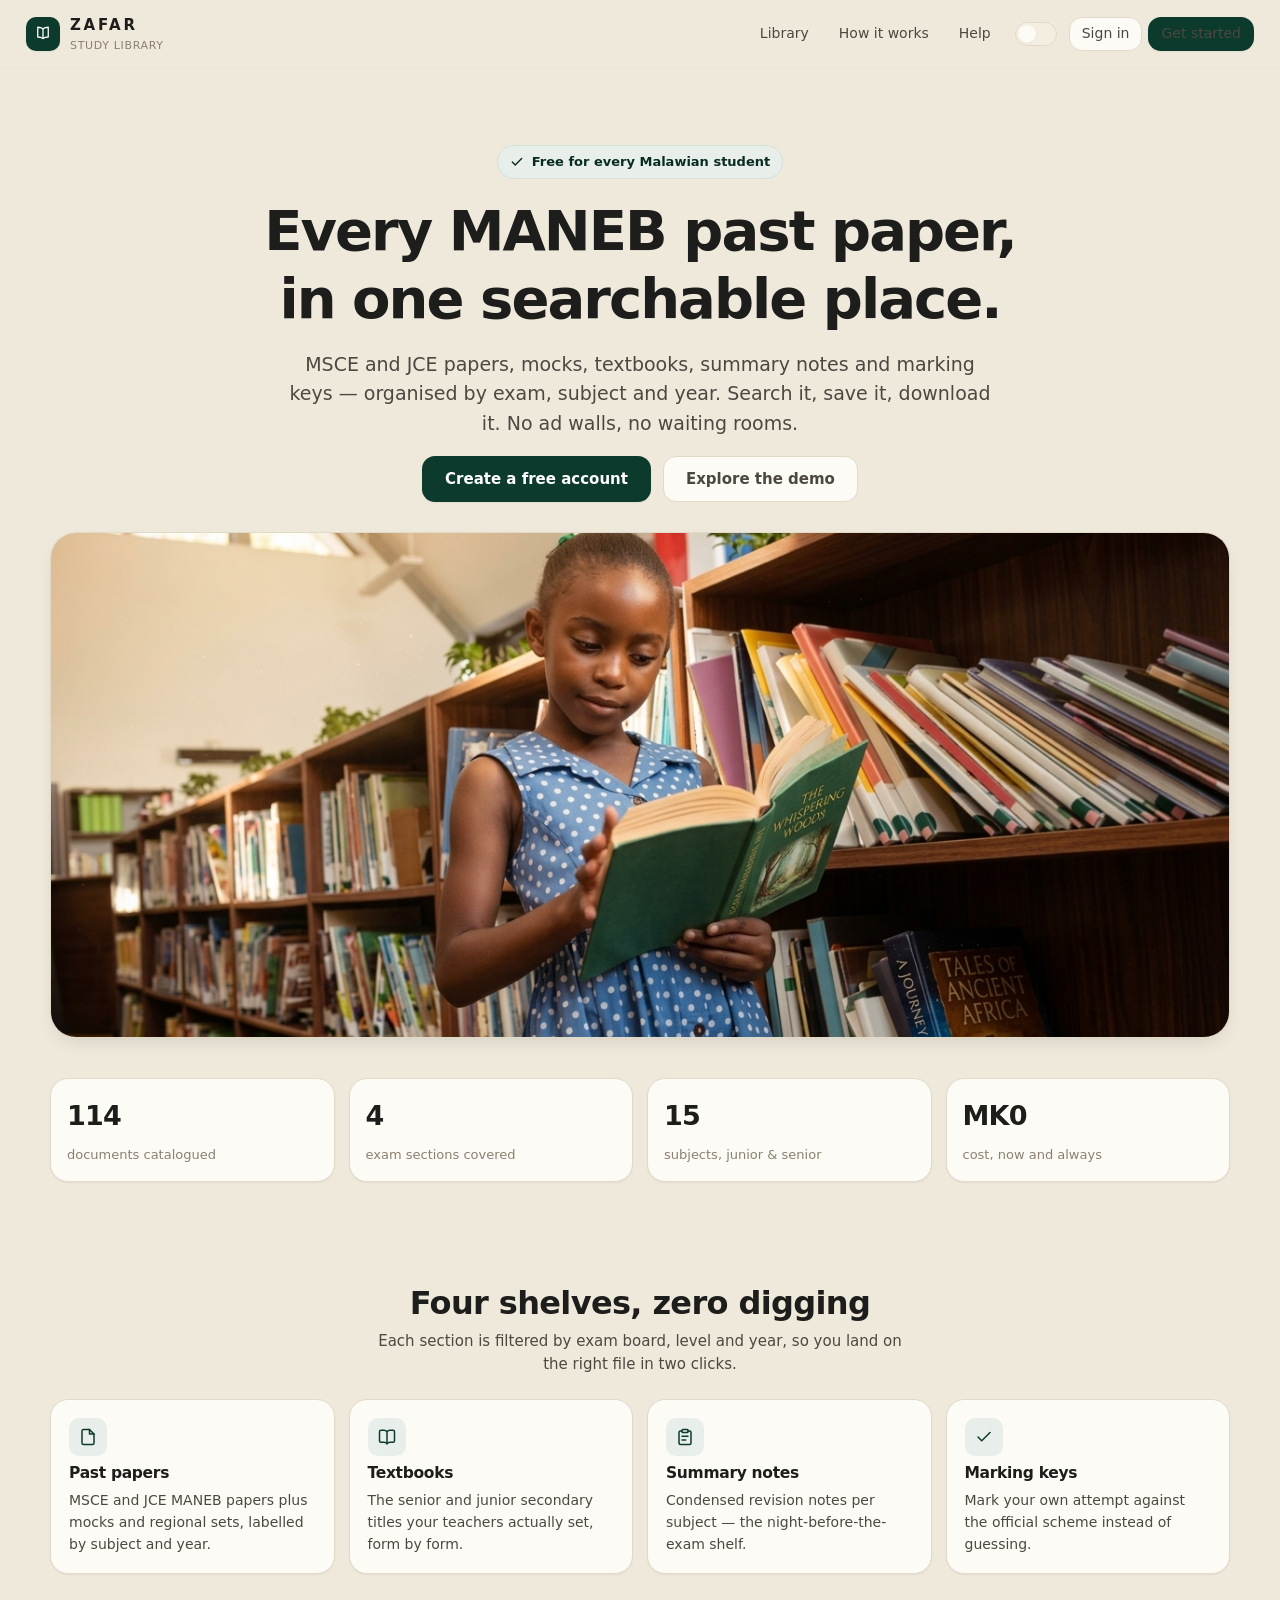
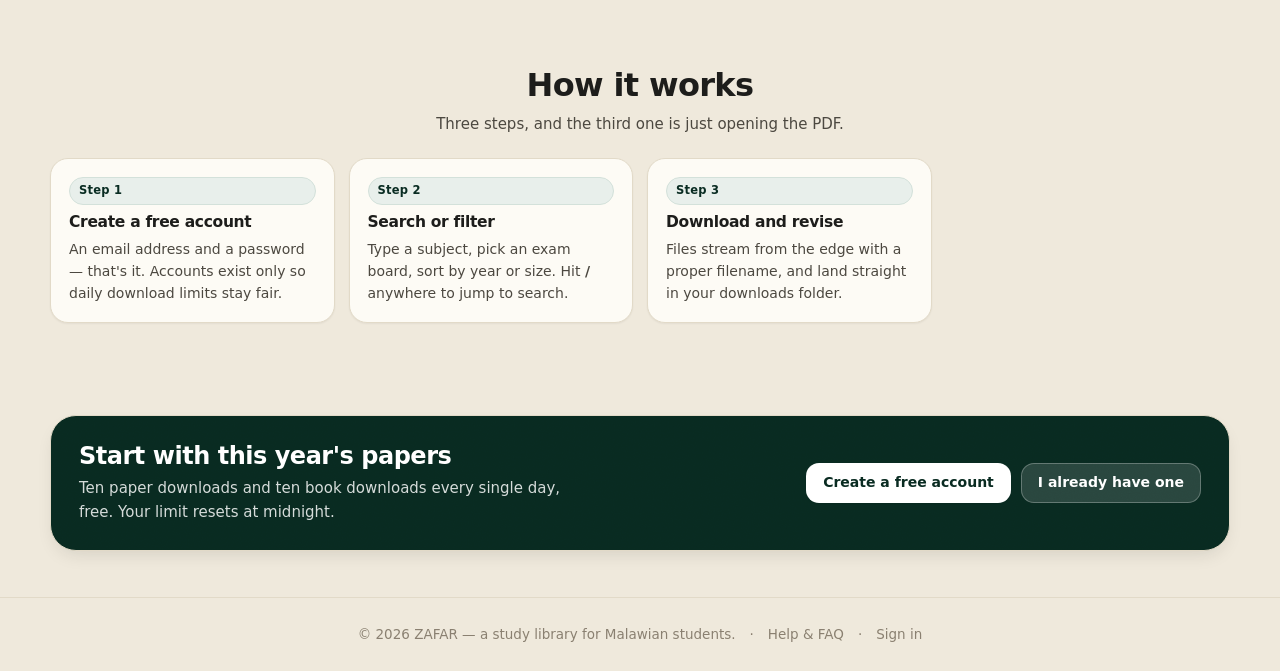
<file: web/index.html>
<!DOCTYPE html>
<html lang="en" data-theme="light">
<head>
<meta charset="UTF-8">
<meta name="viewport" content="width=device-width, initial-scale=1">
<meta name="theme-color" content="#0c3a2d">
<title>Zafar — MANEB past papers, textbooks &amp; notes</title>
<meta name="description" content="Zafar is a free, searchable library of MANEB MSCE and JCE past papers, mocks, textbooks, notes and marking keys.">
<link rel="stylesheet" href="assets/css/app.css">
<script>try{var t=localStorage.getItem("zafar_theme");if(t)document.documentElement.setAttribute("data-theme",t);}catch(e){}</script>
</head>
<body>
  <header class="landing-nav">
    <a class="brand" href="index.html">
      <span class="brand-mark">
        <svg width="18" height="18" viewBox="0 0 24 24" fill="none" stroke="currentColor" stroke-width="1.7" stroke-linejoin="round"><path d="M12 5C10.2 3.6 7.6 3 5 3v13c2.6 0 5.2.6 7 2 1.8-1.4 4.4-2 7-2V3c-2.6 0-5.2.6-7 2Z"/><path d="M12 5v13"/></svg>
      </span>
      <span class="brand-text"><span class="brand-name">ZAFAR</span><span class="brand-sub">Study library</span></span>
    </a>
    <nav class="links">
      <a class="nav-hide" href="#library">Library</a>
      <a class="nav-hide" href="#how">How it works</a>
      <a class="nav-hide" href="help.html">Help</a>
      <button class="switch" data-theme-switch role="switch" aria-checked="false" aria-label="Toggle dark mode" style="margin:0 6px"></button>
      <a class="btn btn-ghost btn-sm" href="login.html">Sign in</a>
      <a class="btn btn-primary btn-sm" href="register.html">Get started</a>
    </nav>
  </header>

  <main>
    <section class="wrap landing-hero">
      <span class="eyebrow">
        <svg width="14" height="14" viewBox="0 0 24 24" fill="none" stroke="currentColor" stroke-width="2.4" stroke-linecap="round" stroke-linejoin="round"><path d="M20 6 9 17l-5-5"/></svg>
        Free for every Malawian student
      </span>
      <h1>Every MANEB past paper, in one searchable place.</h1>
      <p class="lede">
        MSCE and JCE papers, mocks, textbooks, summary notes and marking keys — organised by exam,
        subject and year. Search it, save it, download it. No ad walls, no waiting rooms.
      </p>
      <div class="hero-cta">
        <a class="btn btn-primary btn-lg" href="register.html">Create a free account</a>
        <a class="btn btn-ghost btn-lg" href="home.html?demo=1">Explore the demo</a>
      </div>

      <figure class="landing-shot">
        <img src="assets/img/hero.jpg" alt="A student choosing a book in the school library" loading="lazy">
      </figure>

      <div class="grid grid-stats" style="width:100%;margin-top:22px;text-align:left">
        <div class="stat"><div class="stat-value" data-count-docs>—</div><div class="stat-label">documents catalogued</div></div>
        <div class="stat"><div class="stat-value">4</div><div class="stat-label">exam sections covered</div></div>
        <div class="stat"><div class="stat-value">15</div><div class="stat-label">subjects, junior &amp; senior</div></div>
        <div class="stat"><div class="stat-value">MK0</div><div class="stat-label">cost, now and always</div></div>
      </div>
    </section>

    <section class="wrap section" id="library">
      <div class="section-title">
        <h2>Four shelves, zero digging</h2>
        <p>Each section is filtered by exam board, level and year, so you land on the right file in two clicks.</p>
      </div>
      <div class="grid">
        <a class="panel feature" href="dashboard.html?demo=1">
          <span class="stat-glyph"><svg width="18" height="18" viewBox="0 0 24 24" fill="none" stroke="currentColor" stroke-width="2" stroke-linecap="round" stroke-linejoin="round"><path d="M14 2H6a2 2 0 0 0-2 2v16a2 2 0 0 0 2 2h12a2 2 0 0 0 2-2V8z"/><polyline points="14 2 14 8 20 8"/></svg></span>
          <h3>Past papers</h3>
          <p>MSCE and JCE MANEB papers plus mocks and regional sets, labelled by subject and year.</p>
        </a>
        <a class="panel feature" href="books.html?demo=1">
          <span class="stat-glyph"><svg width="18" height="18" viewBox="0 0 24 24" fill="none" stroke="currentColor" stroke-width="2" stroke-linecap="round" stroke-linejoin="round"><path d="M12 5v16"/><path d="M20.001 19A2 2 0 0022 17V5a2 2 0 00-1.999-2L16 3.002A5 5 0 0012 5a5 5 0 00-4-2H4a2 2 0 00-2 2v12a2 2 0 001.999 2H8a5 5 0 014 2 5 5 0 014-2z"/></svg></span>
          <h3>Textbooks</h3>
          <p>The senior and junior secondary titles your teachers actually set, form by form.</p>
        </a>
        <a class="panel feature" href="notes.html?demo=1">
          <span class="stat-glyph"><svg width="18" height="18" viewBox="0 0 24 24" fill="none" stroke="currentColor" stroke-width="2" stroke-linecap="round" stroke-linejoin="round"><path d="M16 4h2a2 2 0 0 1 2 2v14a2 2 0 0 1-2 2H6a2 2 0 0 1-2-2V6a2 2 0 0 1 2-2h2"/><rect x="8" y="2" width="8" height="4" rx="1"/><path d="M8 11h8"/><path d="M8 16h5"/></svg></span>
          <h3>Summary notes</h3>
          <p>Condensed revision notes per subject — the night-before-the-exam shelf.</p>
        </a>
        <a class="panel feature" href="marking-keys.html?demo=1">
          <span class="stat-glyph"><svg width="18" height="18" viewBox="0 0 24 24" fill="none" stroke="currentColor" stroke-width="2" stroke-linecap="round" stroke-linejoin="round"><path d="M20 6 9 17l-5-5"/></svg></span>
          <h3>Marking keys</h3>
          <p>Mark your own attempt against the official scheme instead of guessing.</p>
        </a>
      </div>
    </section>

    <section class="wrap section" id="how">
      <div class="section-title">
        <h2>How it works</h2>
        <p>Three steps, and the third one is just opening the PDF.</p>
      </div>
      <div class="grid">
        <div class="panel feature">
          <span class="badge">Step 1</span>
          <h3>Create a free account</h3>
          <p>An email address and a password — that's it. Accounts exist only so daily download limits stay fair.</p>
        </div>
        <div class="panel feature">
          <span class="badge">Step 2</span>
          <h3>Search or filter</h3>
          <p>Type a subject, pick an exam board, sort by year or size. Hit <b>/</b> anywhere to jump to search.</p>
        </div>
        <div class="panel feature">
          <span class="badge">Step 3</span>
          <h3>Download and revise</h3>
          <p>Files stream from the edge with a proper filename, and land straight in your downloads folder.</p>
        </div>
      </div>
    </section>

    <section class="wrap section">
      <div class="panel hero" style="background:var(--brand-700)">
        <div>
          <h2>Start with this year's papers</h2>
          <p>Ten paper downloads and ten book downloads every single day, free. Your limit resets at midnight.</p>
        </div>
        <div class="hero-actions">
          <a class="btn btn-primary" href="register.html">Create a free account</a>
          <a class="btn btn-ghost" href="login.html">I already have one</a>
        </div>
      </div>
    </section>
  </main>

  <footer class="footer">
    <span>© <span data-year></span> ZAFAR — a study library for Malawian students.</span>
    <span aria-hidden="true">·</span>
    <a href="help.html">Help &amp; FAQ</a>
    <span aria-hidden="true">·</span>
    <a href="login.html">Sign in</a>
  </footer>

  <script src="assets/js/config.js"></script>
  <script src="assets/js/demo.js"></script>
  <script src="assets/js/shell.js"></script>
  <script>
    document.querySelector("[data-year]").textContent = new Date().getFullYear();
    document.querySelector("[data-count-docs]").textContent = ZafarDemo.total.toLocaleString();
    ZafarShell.applyTheme(document.documentElement.getAttribute("data-theme") || "light");
    document.querySelectorAll("[data-theme-switch]").forEach(function (sw) {
      sw.addEventListener("click", function () {
        var now = document.documentElement.getAttribute("data-theme") === "dark" ? "light" : "dark";
        ZafarShell.applyTheme(now);
      });
    });
  </script>
</body>
</html>
</file>
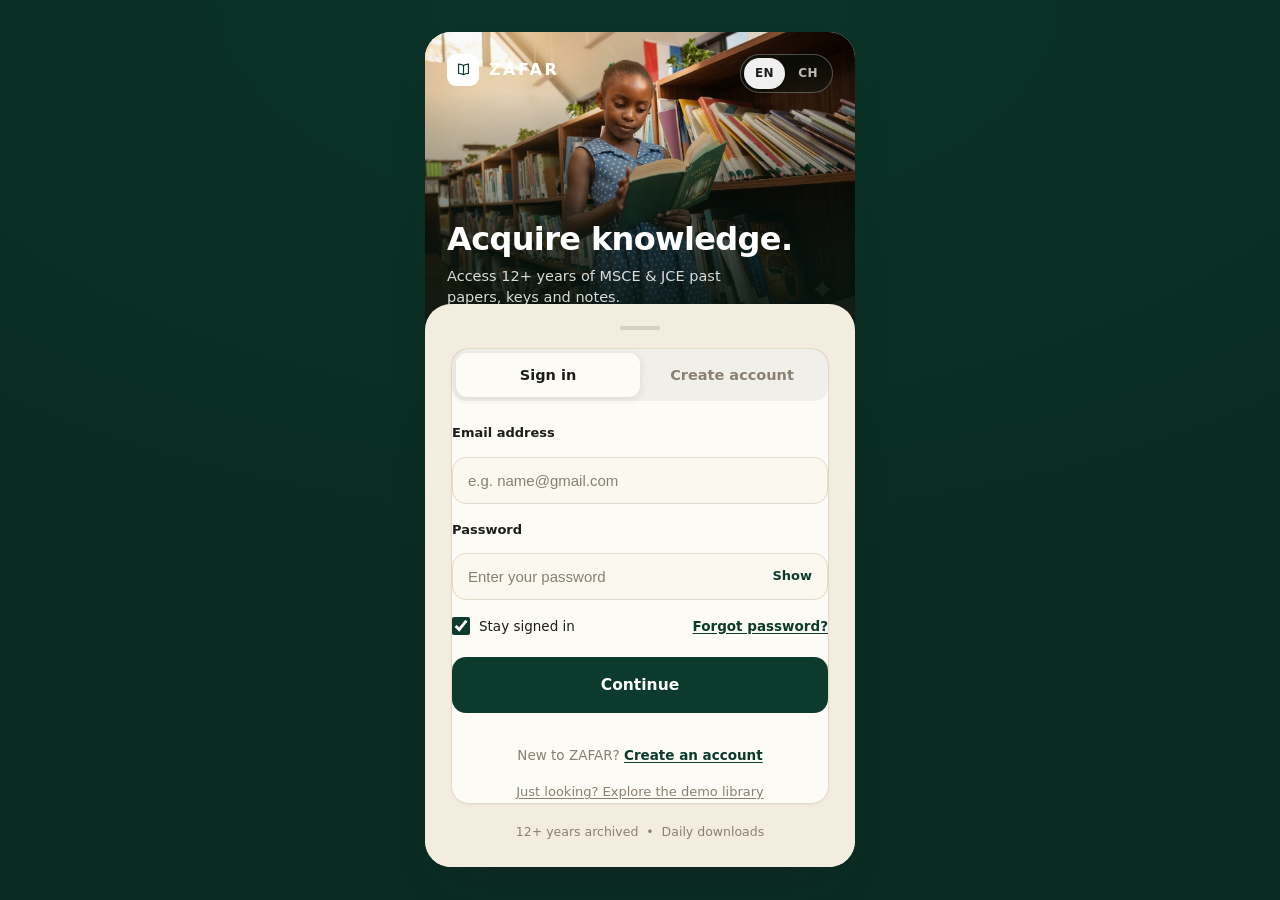
<file: web/books.html>
<!DOCTYPE html>
<html lang="en" data-theme="light">
<head>
<meta charset="UTF-8">
<meta name="viewport" content="width=device-width, initial-scale=1">
<meta name="theme-color" content="#0c3a2d">
<title>Books — Zafar</title>
<meta name="description" content="Browse and download senior and junior secondary school textbooks.">
<link rel="stylesheet" href="assets/css/app.css">
<script>try{var t=localStorage.getItem("zafar_theme");if(t)document.documentElement.setAttribute("data-theme",t);}catch(e){}</script>
</head>
<body>
  <div id="app"></div>

  <script src="assets/js/config.js"></script>
  <script src="assets/js/demo.js"></script>
  <script src="assets/js/shell.js"></script>
  <script src="assets/js/list.js"></script>
  <script>
    document.addEventListener("DOMContentLoaded", function () {
      var shell = ZafarShell.init({ active: "books", title: "Books", crumb: "Library" });
      if (!shell) return;
      ZafarList.init({
        section: "books",
        quotaKey: "books",
        itemLabel: "book",
        searchPlaceholder: "Search textbooks by title or form…",
        categories: ["Senior", "Junior"],
      }, shell);
    });
  </script>
</body>
</html>
</file>
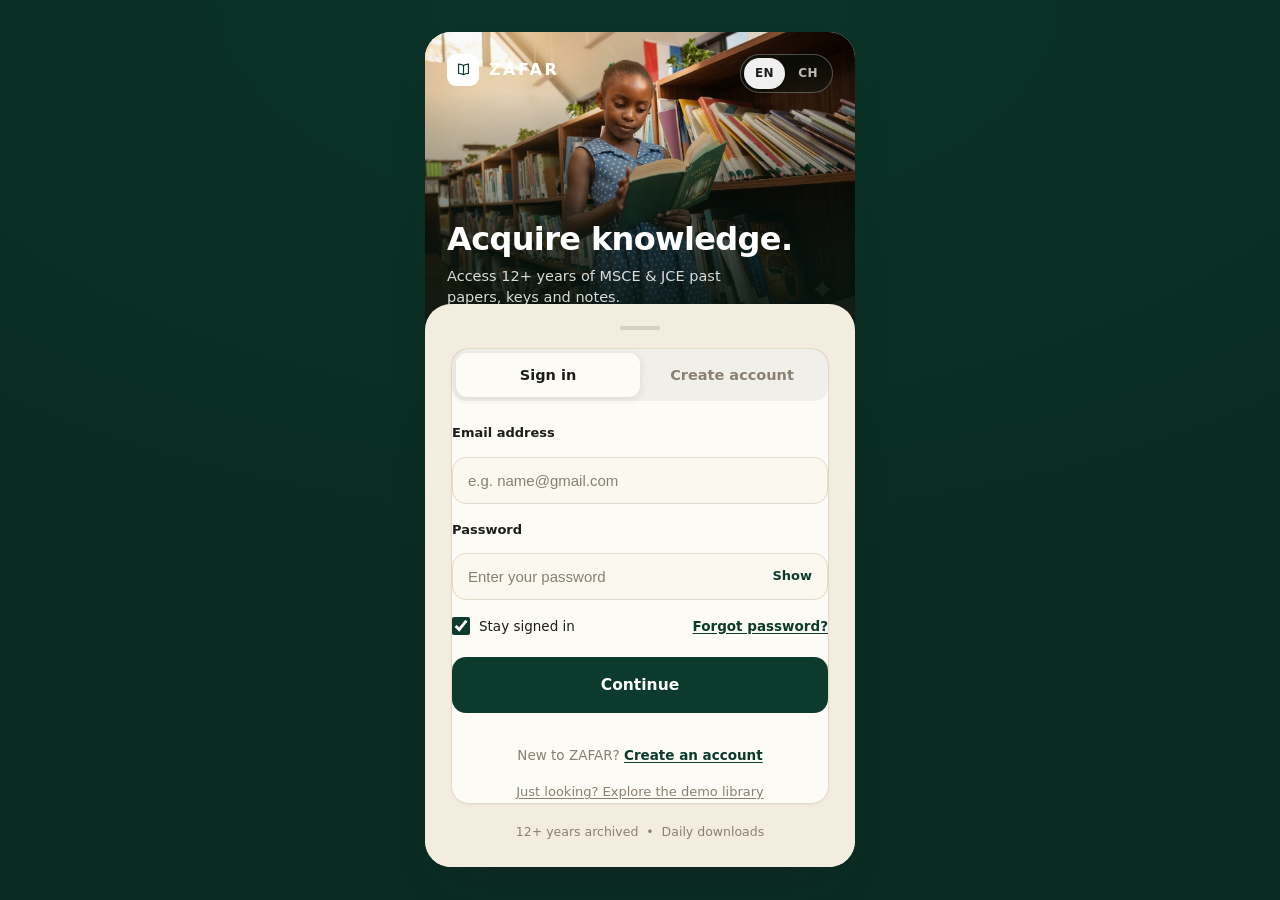
<file: web/dashboard.html>
<!DOCTYPE html>
<html lang="en" data-theme="light">
<head>
<meta charset="UTF-8">
<meta name="viewport" content="width=device-width, initial-scale=1">
<meta name="theme-color" content="#0c3a2d">
<title>Past Papers — Zafar</title>
<meta name="description" content="Browse and download MANEB MSCE, JCE and mock past papers.">
<link rel="stylesheet" href="assets/css/app.css">
<script>try{var t=localStorage.getItem("zafar_theme");if(t)document.documentElement.setAttribute("data-theme",t);}catch(e){}</script>
</head>
<body>
  <div id="app"></div>

  <script src="assets/js/config.js"></script>
  <script src="assets/js/demo.js"></script>
  <script src="assets/js/shell.js"></script>
  <script src="assets/js/list.js"></script>
  <script>
    document.addEventListener("DOMContentLoaded", function () {
      var shell = ZafarShell.init({ active: "papers", title: "Past Papers", crumb: "Library" });
      if (!shell) return; // not signed in — already navigating to login
      ZafarList.init({
        section: "papers",
        quotaKey: "papers",
        itemLabel: "paper",
        searchPlaceholder: "Search past papers by subject or year…",
        categories: ["MSCE Maneb", "JCE Maneb", "Mock", "Other Past Papers"],
      }, shell);
    });
  </script>
</body>
</html>
</file>
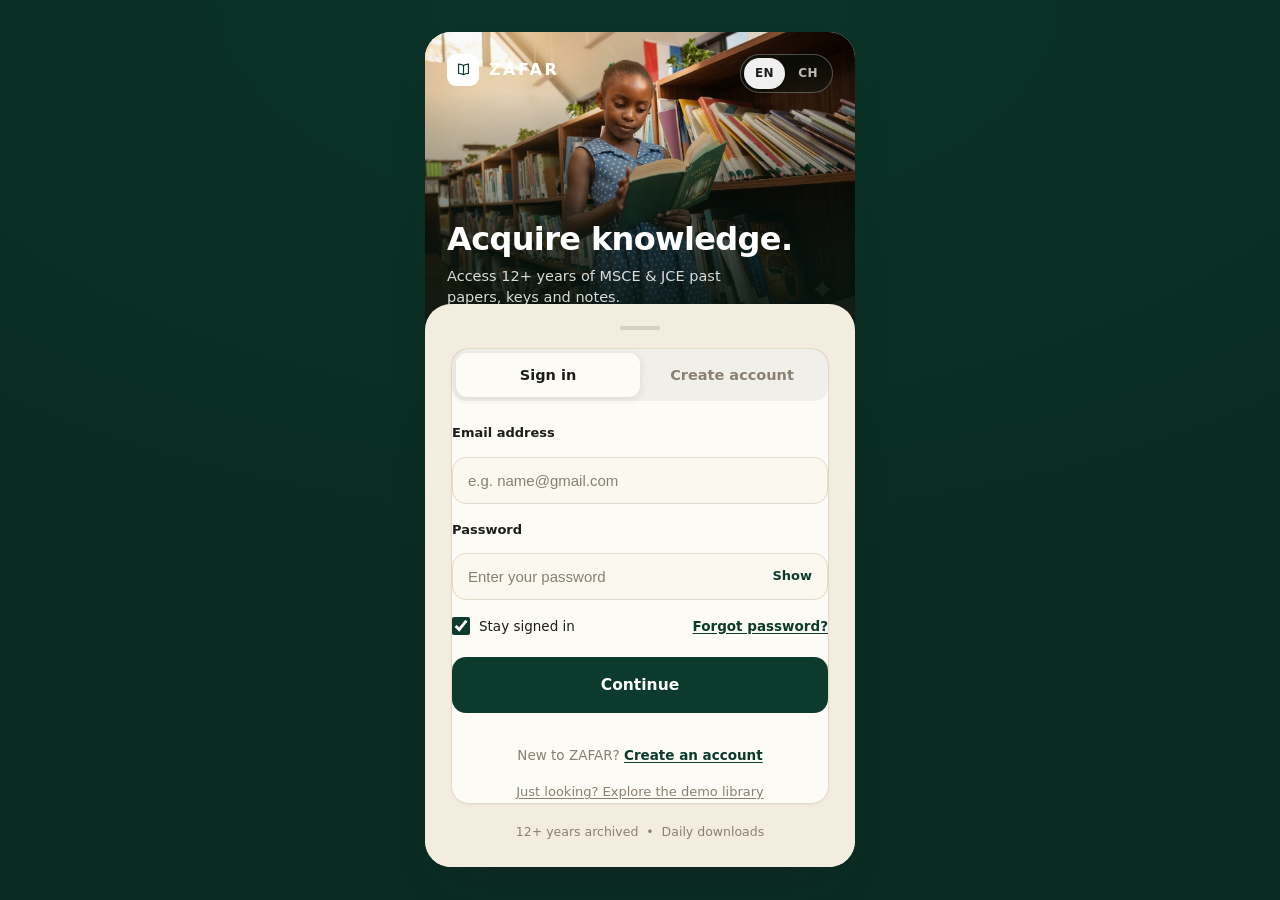
<file: web/favorites.html>
<!DOCTYPE html>
<html lang="en" data-theme="light">
<head>
<meta charset="UTF-8">
<meta name="viewport" content="width=device-width, initial-scale=1">
<meta name="theme-color" content="#0c3a2d">
<title>Favorites — Zafar</title>
<meta name="description" content="Documents you saved for quick access.">
<link rel="stylesheet" href="assets/css/app.css">
<script>try{var t=localStorage.getItem("zafar_theme");if(t)document.documentElement.setAttribute("data-theme",t);}catch(e){}</script>
</head>
<body>
  <div id="app"></div>

  <script src="assets/js/config.js"></script>
  <script src="assets/js/demo.js"></script>
  <script src="assets/js/shell.js"></script>
  <script src="assets/js/list.js"></script>
  <script>
    document.addEventListener("DOMContentLoaded", function () {
      var shell = ZafarShell.init({ active: "favorites", title: "Favorites", crumb: "Yours" });
      if (!shell) return;
      // Favorites are stored per-account as a list of document ids, so the
      // page loads each section and keeps only the saved rows.
      ZafarList.init({
        sections: ["papers", "books", "notes", "marking-keys"],
        section: "papers",
        quotaKey: null,
        favoritesOnly: true,
        itemLabel: "favorite",
        searchPlaceholder: "Search your favorites…",
      }, shell);
    });
  </script>
</body>
</html>
</file>
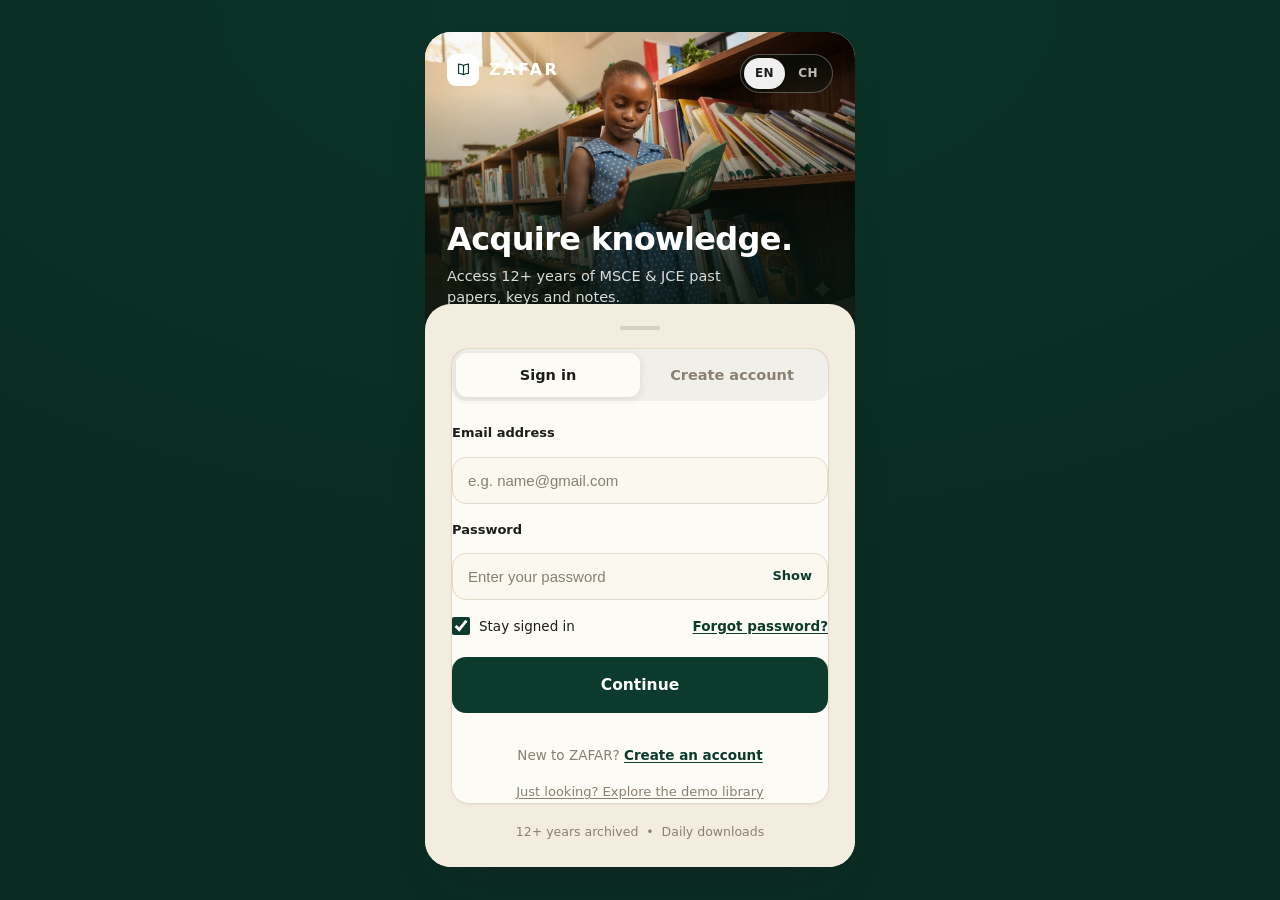
<file: web/help.html>
<!DOCTYPE html>
<html lang="en" data-theme="light">
<head>
<meta charset="UTF-8">
<meta name="viewport" content="width=device-width, initial-scale=1">
<meta name="theme-color" content="#0c3a2d">
<title>Help &amp; FAQ — Zafar</title>
<meta name="description" content="Answers to common questions about downloads, limits and favorites on Zafar.">
<link rel="stylesheet" href="assets/css/app.css">
<script>try{var t=localStorage.getItem("zafar_theme");if(t)document.documentElement.setAttribute("data-theme",t);}catch(e){}</script>
</head>
<body>
  <div id="app"></div>

  <script src="assets/js/config.js"></script>
  <script src="assets/js/demo.js"></script>
  <script src="assets/js/shell.js"></script>
  <script>
    document.addEventListener("DOMContentLoaded", function () {
      var shell = ZafarShell.init({ active: "help", title: "Help & FAQ", crumb: "Support" });
      if (!shell) return;

      var QA = [
        {
          id: "limits",
          q: "Why is there a daily download limit?",
          a: "<p>Every account gets 10 paper downloads and 10 book downloads per day. The cap keeps one " +
             "heavy user from slowing the library down for everyone else, and it resets automatically at midnight.</p>" +
             "<p>Notes and marking keys draw from the same paper allowance server-side, so keep an eye on the " +
             "badge at the top of each section.</p>",
        },
        {
          id: "download",
          q: "A download didn't start — what now?",
          a: "<p>Downloads are prepared on demand: the app asks the server for a short-lived signed link, then " +
             "fetches the file and hands it to your browser. If that link expires before the file finishes, just " +
             "press <b>Download</b> again — an unfinished download doesn't count against your daily limit.</p>",
        },
        {
          id: "favorites",
          q: "Where are my favorites stored?",
          a: "<p>Favorites are saved against your account name in this browser, so two people sharing a device " +
             "never see each other's list. Clearing your browser storage clears them.</p>",
        },
        {
          id: "password",
          q: "I forgot my password.",
          a: "<p>Self-service reset is coming — the sign-in screen already has the flow, but the server side " +
             "isn't live yet. In the meantime, message the ZAFAR admin from the email address on your account " +
             "and a new password will be set for you.</p>",
        },
        {
          id: "missing",
          q: "A paper or subject is missing.",
          a: "<p>The library mirrors what's been published to the Zafar Drive folders. If a subject or year isn't " +
             "there yet, it hasn't been uploaded — send the request through and it usually appears within a few days.</p>",
        },
        {
          id: "offline",
          q: "Can I use Zafar offline?",
          a: "<p>Browsing needs a connection, because the catalogue lives on the server. Files you've already " +
             "downloaded stay on your device and open without internet.</p>",
        },
      ];

      shell.content.innerHTML =
        '<section class="hero"><div><h2>How can we help?</h2>' +
        "<p>Short answers to the questions students ask most. Still stuck? Reach the admin on WhatsApp and " +
        "include the email on your account.</p></div>" +
        '<div class="hero-actions"><a class="btn btn-primary" href="dashboard.html">Back to papers</a></div></section>' +

        '<div class="grid grid-stats">' +
          '<div class="stat"><div class="stat-head"><span class="stat-glyph">' + ZafarShell.svg("bolt", 17) +
          '</span><span class="stat-label">Daily limit</span></div><div class="stat-value">' + DAILY_PAPER_LIMIT +
          '</div><div class="stat-foot">papers and books, each per day</div></div>' +
          '<div class="stat"><div class="stat-head"><span class="stat-glyph">' + ZafarShell.svg("clock", 17) +
          '</span><span class="stat-label">Limit resets</span></div><div class="stat-value">00:00</div>' +
          '<div class="stat-foot">every night, automatically</div></div>' +
          '<div class="stat"><div class="stat-head"><span class="stat-glyph">' + ZafarShell.svg("layers", 17) +
          '</span><span class="stat-label">Sections</span></div><div class="stat-value">4</div>' +
          '<div class="stat-foot">papers, books, notes, marking keys</div></div>' +
        "</div>" +

        '<section class="stack"><div class="section-head"><h2>Frequently asked</h2></div>' +
        '<div class="panel">' +
          QA.map(function (item) {
            return '<details class="qa" id="' + item.id + '"><summary>' + item.q +
              '</summary><div class="qa-body">' + item.a + "</div></details>";
          }).join("") +
        "</div></section>" +

        '<section class="stack"><div class="section-head"><h2>Keyboard shortcuts</h2></div>' +
        '<div class="panel list">' +
          '<div class="list-row"><span class="lines"><span class="name">/</span>' +
          '<span class="sub">Focus the search box on any list page</span></span></div>' +
          '<div class="list-row"><span class="lines"><span class="name">Esc</span>' +
          '<span class="sub">Close the navigation drawer on mobile</span></span></div>' +
        "</div></section>";

      shell.count.textContent = QA.length + " answers";

      // Deep links like help.html#password open the matching question.
      if (location.hash) {
        var target = document.querySelector(location.hash);
        if (target && target.tagName === "DETAILS") {
          target.open = true;
          target.scrollIntoView({ block: "center" });
        }
      }
    });
  </script>
</body>
</html>
</file>
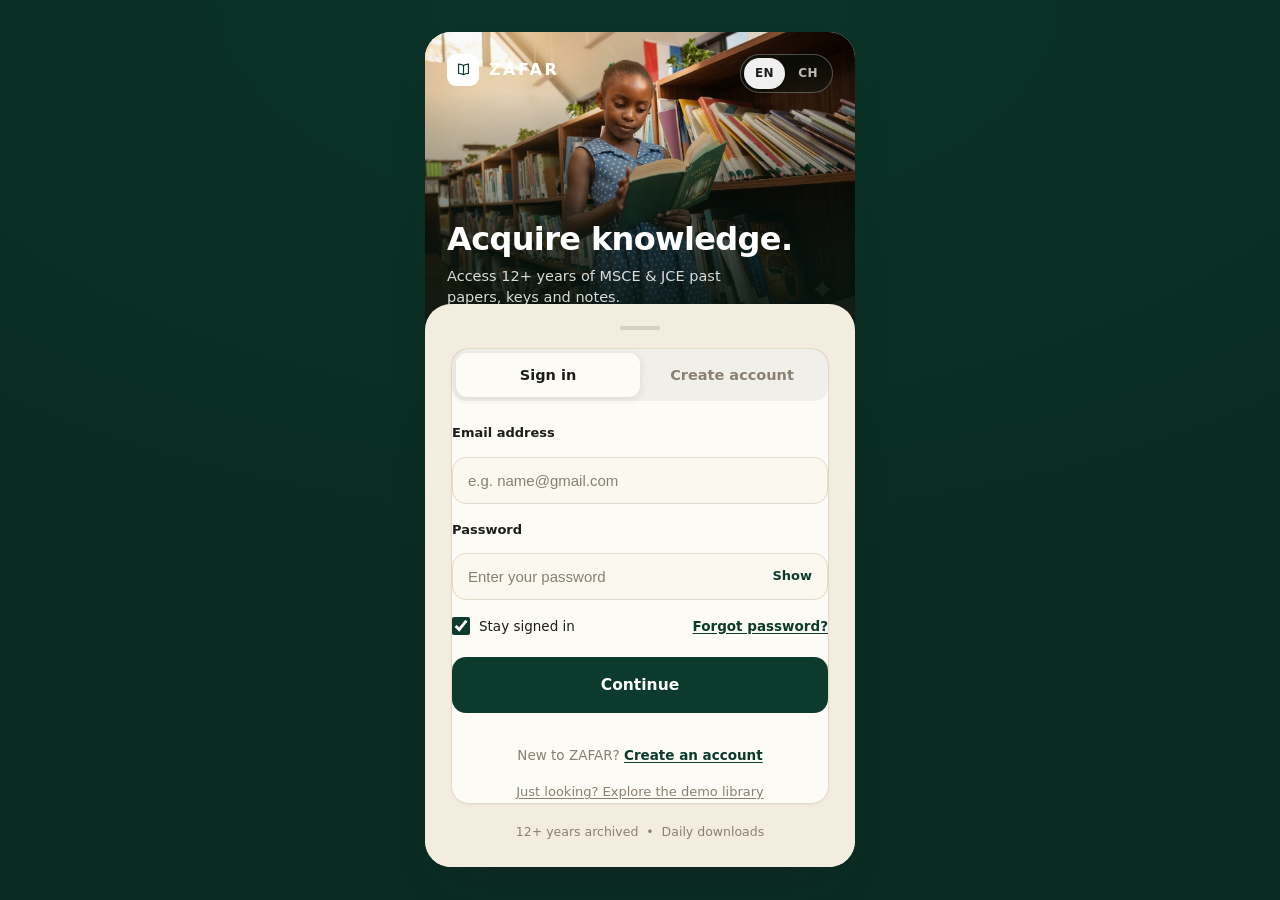
<file: web/home.html>
<!DOCTYPE html>
<html lang="en" data-theme="light">
<head>
<meta charset="UTF-8">
<meta name="viewport" content="width=device-width, initial-scale=1">
<meta name="theme-color" content="#0c3a2d">
<title>Dashboard — Zafar</title>
<meta name="description" content="Your Zafar study dashboard: download limits, shortcuts and recent files.">
<link rel="stylesheet" href="assets/css/app.css">
<script>try{var t=localStorage.getItem("zafar_theme");if(t)document.documentElement.setAttribute("data-theme",t);}catch(e){}</script>
</head>
<body>
  <div id="app"></div>

  <script src="assets/js/config.js"></script>
  <script src="assets/js/demo.js"></script>
  <script src="assets/js/shell.js"></script>
  <script src="assets/js/home.js"></script>
</body>
</html>
</file>
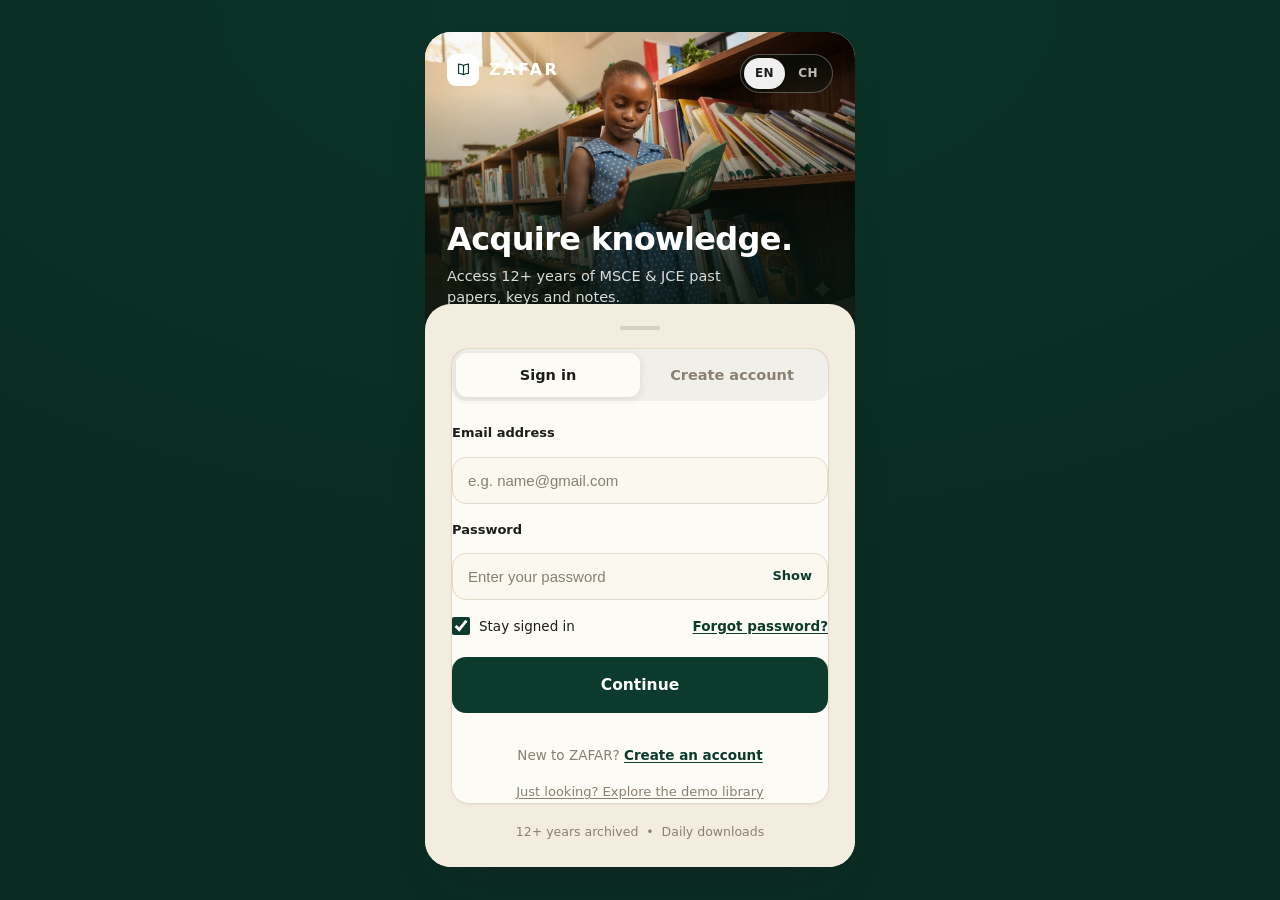
<file: web/login.html>
<!DOCTYPE html>
<html lang="en" data-theme="light">
<head>
<meta charset="UTF-8">
<meta name="viewport" content="width=device-width, initial-scale=1">
<title>ZAFAR — Acquire knowledge</title>
<meta name="description" content="Sign in to ZAFAR for 12+ years of MSCE and JCE past papers, marking keys and notes.">
<meta name="theme-color" content="#0c3a2d">
<link rel="stylesheet" href="assets/css/app.css">
<link rel="stylesheet" href="assets/css/auth.css">
<link rel="preload" as="image" href="assets/img/hero.jpg">
<script>try{var t=localStorage.getItem("zafar_theme");if(t)document.documentElement.setAttribute("data-theme",t);}catch(e){}</script>
</head>
<body>
  <div id="auth"></div>

  <script src="assets/js/config.js"></script>
  <script src="assets/js/demo.js"></script>
  <script src="assets/js/auth.js"></script>
</body>
</html>
</file>
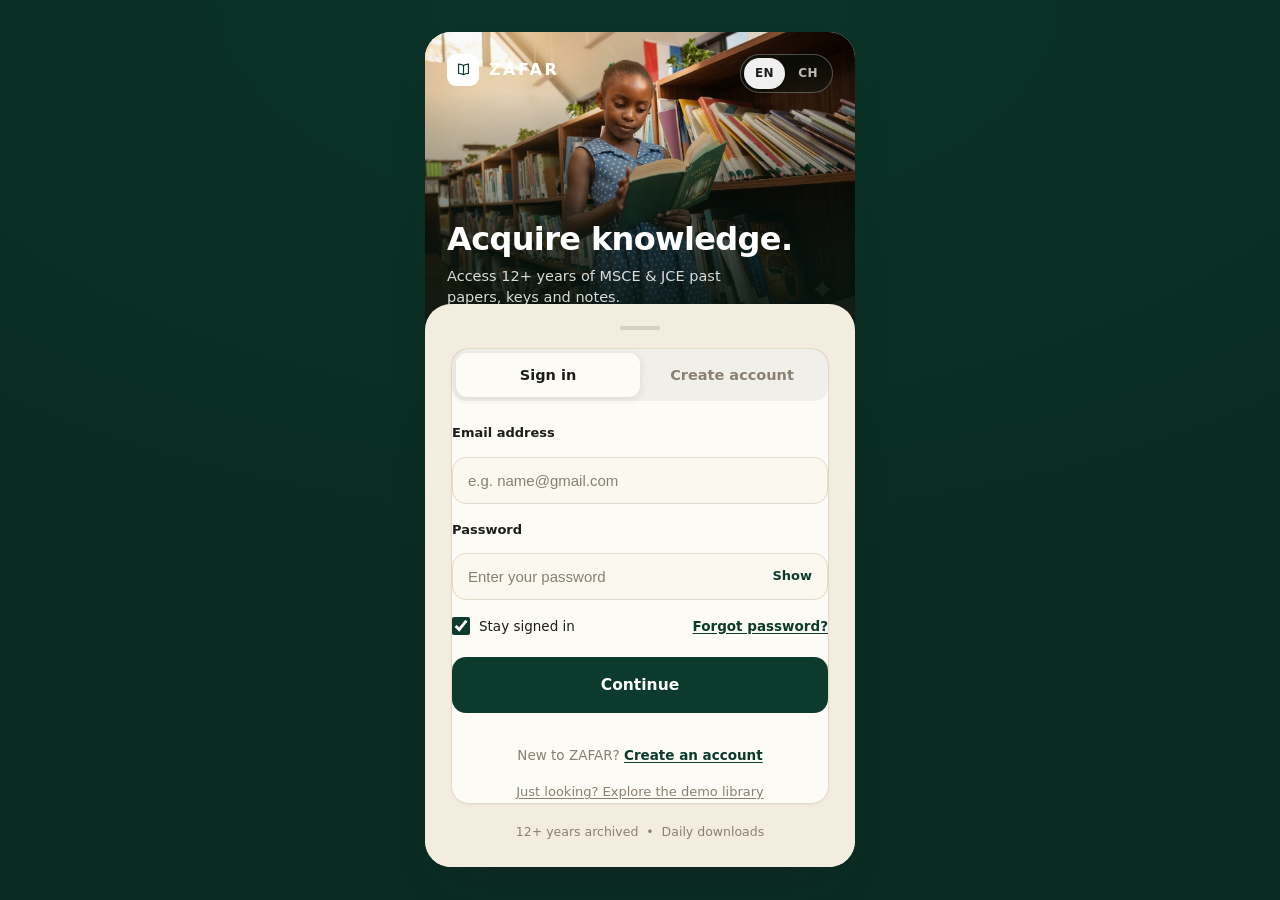
<file: web/marking-keys.html>
<!DOCTYPE html>
<html lang="en" data-theme="light">
<head>
<meta charset="UTF-8">
<meta name="viewport" content="width=device-width, initial-scale=1">
<meta name="theme-color" content="#0c3a2d">
<title>Marking Keys — Zafar</title>
<meta name="description" content="Official marking keys and answer schemes.">
<link rel="stylesheet" href="assets/css/app.css">
<script>try{var t=localStorage.getItem("zafar_theme");if(t)document.documentElement.setAttribute("data-theme",t);}catch(e){}</script>
</head>
<body>
  <div id="app"></div>

  <script src="assets/js/config.js"></script>
  <script src="assets/js/demo.js"></script>
  <script src="assets/js/shell.js"></script>
  <script src="assets/js/list.js"></script>
  <script>
    document.addEventListener("DOMContentLoaded", function () {
      var shell = ZafarShell.init({ active: "keys", title: "Marking Keys", crumb: "Library" });
      if (!shell) return;
      ZafarList.init({
        section: "marking-keys",
        quotaKey: null,
        itemLabel: "marking key",
        searchPlaceholder: "Search marking keys by subject or year…",
        categories: ["MSCE Maneb", "JCE Maneb"],
      }, shell);
    });
  </script>
</body>
</html>
</file>
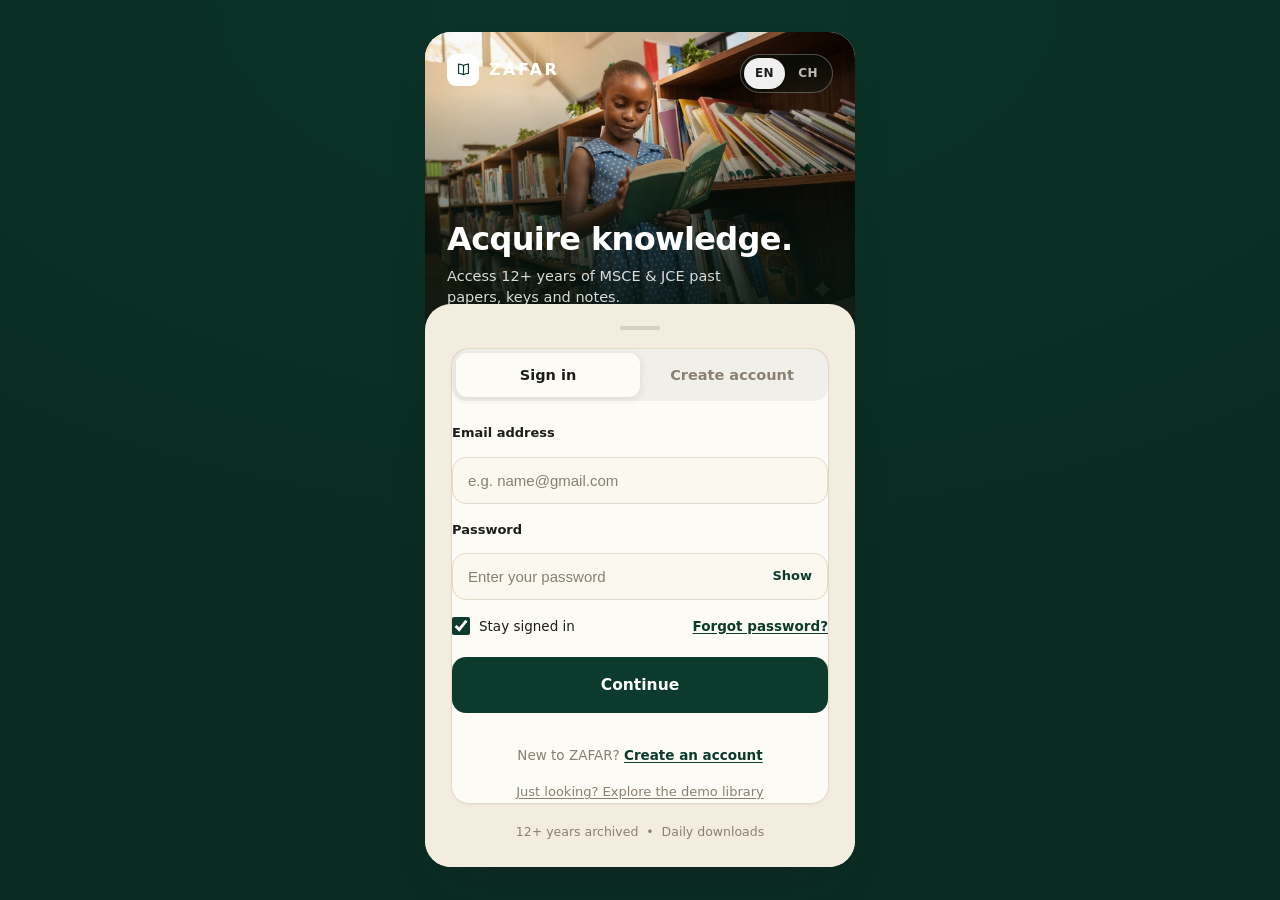
<file: web/notes.html>
<!DOCTYPE html>
<html lang="en" data-theme="light">
<head>
<meta charset="UTF-8">
<meta name="viewport" content="width=device-width, initial-scale=1">
<meta name="theme-color" content="#0c3a2d">
<title>Notes — Zafar</title>
<meta name="description" content="Condensed subject notes for every form.">
<link rel="stylesheet" href="assets/css/app.css">
<script>try{var t=localStorage.getItem("zafar_theme");if(t)document.documentElement.setAttribute("data-theme",t);}catch(e){}</script>
</head>
<body>
  <div id="app"></div>

  <script src="assets/js/config.js"></script>
  <script src="assets/js/demo.js"></script>
  <script src="assets/js/shell.js"></script>
  <script src="assets/js/list.js"></script>
  <script>
    document.addEventListener("DOMContentLoaded", function () {
      var shell = ZafarShell.init({ active: "notes", title: "Notes", crumb: "Library" });
      if (!shell) return;
      ZafarList.init({
        section: "notes",
        quotaKey: null,
        itemLabel: "note",
        searchPlaceholder: "Search notes by subject…",
        categories: ["Senior", "Junior"],
      }, shell);
    });
  </script>
</body>
</html>
</file>
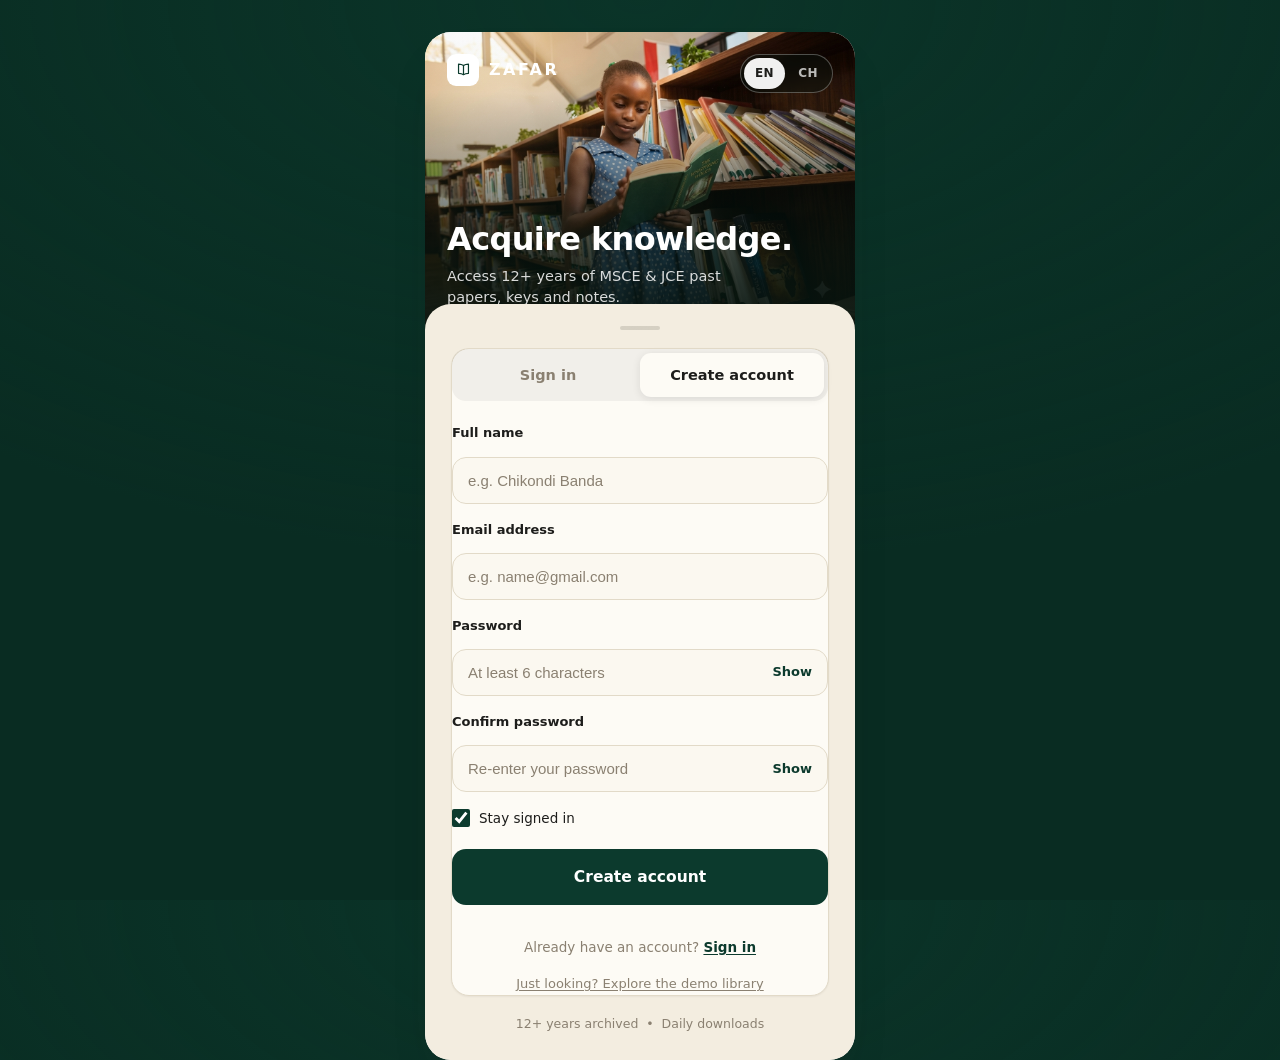
<file: web/register.html>
<!DOCTYPE html>
<html lang="en" data-theme="light">
<head>
<meta charset="UTF-8">
<meta name="viewport" content="width=device-width, initial-scale=1">
<title>Create account — ZAFAR</title>
<meta name="description" content="Create a free ZAFAR account to download MSCE and JCE past papers, books and notes.">
<meta name="theme-color" content="#0c3a2d">
<link rel="stylesheet" href="assets/css/app.css">
<link rel="stylesheet" href="assets/css/auth.css">
<link rel="preload" as="image" href="assets/img/hero.jpg">
<script>try{var t=localStorage.getItem("zafar_theme");if(t)document.documentElement.setAttribute("data-theme",t);}catch(e){}</script>
</head>
<body>
  <div id="auth"></div>

  <script src="assets/js/config.js"></script>
  <script src="assets/js/demo.js"></script>
  <script src="assets/js/auth.js"></script>
</body>
</html>
</file>
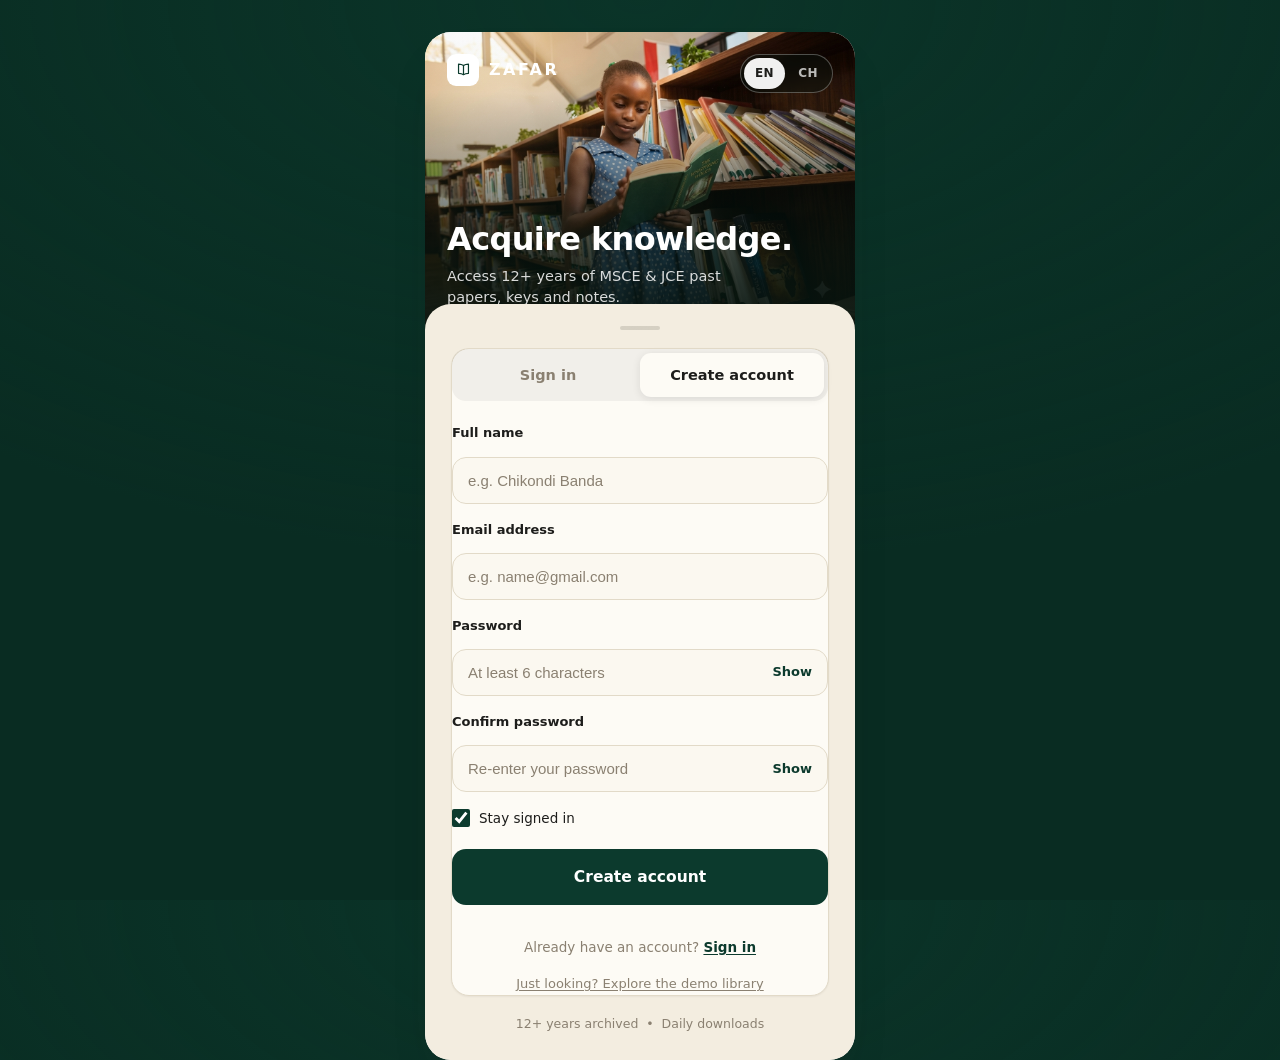
<file: web/verify.html>
<!DOCTYPE html>
<html lang="en" data-theme="light">
<head>
<meta charset="UTF-8">
<meta name="viewport" content="width=device-width, initial-scale=1">
<title>Verify your email — ZAFAR</title>
<meta name="description" content="Enter the 6-digit code we emailed you to finish setting up your ZAFAR account.">
<meta name="theme-color" content="#0c3a2d">
<link rel="stylesheet" href="assets/css/app.css">
<link rel="stylesheet" href="assets/css/auth.css">
<link rel="preload" as="image" href="assets/img/hero.jpg">
<script>try{var t=localStorage.getItem("zafar_theme");if(t)document.documentElement.setAttribute("data-theme",t);}catch(e){}</script>
</head>
<body>
  <div id="auth"></div>

  <script src="assets/js/config.js"></script>
  <script src="assets/js/demo.js"></script>
  <script src="assets/js/auth.js"></script>
</body>
</html>
</file>
<file: web/assets/css/app.css>
/* ============================================================
   Zafar — design system
   One stylesheet, token driven, light + dark.
   ============================================================ */

/* Palette taken from the ZAFAR auth screen: deep forest green on warm
   cream, with the wood/ochre tones of the hero photo as the one accent.
   Every colour in the app derives from these tokens. */
:root {
  --brand-50:  #e8efeb;
  --brand-100: #d3e1da;
  --brand-200: #a9c6b8;
  --brand-400: #4a7c6a;
  --brand-500: #175946;
  --brand-600: #0c3a2d;
  --brand-700: #092c22;

  /* One warm accent, lifted from the bookshelf wood in the hero photo. */
  --accent-500: #b4762a;
  --accent-600: #92601f;

  --ok-500: #146c43;
  --ok-bg:  #e5efe9;
  --warn-500: #8a5a12;
  --warn-bg: #f6eeda;
  --danger-500: #b3261e;
  --danger-bg: #f8e8e6;

  /* Surfaces — cream paper, not grey */
  --bg:        #efe9dc;
  --surface:   #fdfbf5;
  --surface-2: #f4eee1;
  --sidebar:   #fdfbf5;
  --field:     #fbf8f0;

  --text:      #1d1d1b;
  --text-soft: #4c4840;
  --text-mute: #8a8071;

  --border:      #e2dac8;
  --border-soft: #ece6d7;

  --ring: rgba(12, 58, 45, 0.22);

  --shadow-sm: 0 1px 2px rgba(29, 29, 27, 0.05);
  --shadow-md: 0 8px 20px -8px rgba(29, 29, 27, 0.16);
  --shadow-lg: 0 26px 52px -24px rgba(29, 29, 27, 0.32);

  --r-sm: 9px;
  --r-md: 13px;
  --r-lg: 18px;
  --r-xl: 26px;
  --r-full: 999px;

  --sidebar-w: 274px;
  --content-max: 1180px;

  --ease: cubic-bezier(0.22, 0.8, 0.3, 1);
}

html[data-theme="dark"] {
  /* Night library: the same green, dropped to near-black, cream text. */
  --bg:        #0a1410;
  --surface:   #10201a;
  --surface-2: #172a22;
  --sidebar:   #0c1a15;
  --field:     #172a22;

  --text:      #f2eee2;
  --text-soft: #c4c0b2;
  --text-mute: #8d9a90;

  --border:      #24382e;
  --border-soft: #1a2b23;

  --brand-50:  #172a22;
  --brand-100: #1f3a2f;
  --brand-200: #a9c6b8;
  --brand-400: #63a68d;
  --brand-500: #34806a;
  --brand-600: #2a7259;
  --brand-700: #35866a;

  --ok-500: #6fbf9a;
  --ok-bg:   #142c22;
  --warn-500: #d9a860;
  --warn-bg: #2c2312;
  --danger-500: #e58a82;
  --danger-bg: #2e1715;

  --ring: rgba(99, 166, 141, 0.3);

  --shadow-sm: 0 1px 2px rgba(0, 0, 0, 0.45);
  --shadow-md: 0 8px 22px -8px rgba(0, 0, 0, 0.65);
  --shadow-lg: 0 28px 56px -28px rgba(0, 0, 0, 0.8);
}

* { box-sizing: border-box; }

html, body { height: 100%; }

body {
  margin: 0;
  background: var(--bg);
  color: var(--text);
  font-family: "Inter", ui-sans-serif, system-ui, -apple-system, "Segoe UI", Roboto,
    "Helvetica Neue", Arial, sans-serif;
  font-size: 15px;
  line-height: 1.55;
  -webkit-font-smoothing: antialiased;
  text-rendering: optimizeLegibility;
}

a { color: inherit; text-decoration: none; }
button { font: inherit; color: inherit; }
svg { flex: 0 0 auto; }

h1, h2, h3, h4 {
  margin: 0;
  letter-spacing: -0.02em;
  line-height: 1.2;
  font-weight: 700;
}

:focus-visible {
  outline: 2px solid var(--brand-500);
  outline-offset: 2px;
  border-radius: var(--r-sm);
}

::selection { background: var(--brand-200); color: var(--text); }

/* Scrollbars */
* { scrollbar-width: thin; scrollbar-color: var(--border) transparent; }
*::-webkit-scrollbar { width: 10px; height: 10px; }
*::-webkit-scrollbar-thumb {
  background: var(--border);
  border: 3px solid transparent;
  background-clip: content-box;
  border-radius: var(--r-full);
}

/* ============================================================
   App layout
   ============================================================ */

.app { min-height: 100vh; }

.sidebar {
  position: fixed;
  inset: 0 auto 0 0;
  width: var(--sidebar-w);
  display: flex;
  flex-direction: column;
  gap: 4px;
  background: var(--sidebar);
  border-right: 1px solid var(--border);
  padding: 18px 14px 14px;
  z-index: 60;
  transition: transform 0.28s var(--ease);
}

.sidebar-header {
  display: flex;
  align-items: center;
  justify-content: space-between;
  gap: 10px;
  padding: 0 6px 16px;
}

.brand { display: flex; align-items: center; gap: 10px; }

.brand-mark {
  width: 34px;
  height: 34px;
  border-radius: 10px;
  display: grid;
  place-items: center;
  background: var(--brand-600);
  color: #fff;
  box-shadow: var(--shadow-sm);
}

.brand-text { display: flex; flex-direction: column; }
.brand-name { font-weight: 700; font-size: 15px; letter-spacing: 0.18em; }
.brand-sub { font-size: 11px; color: var(--text-mute); letter-spacing: 0.06em; text-transform: uppercase; }

.icon-btn {
  width: 34px;
  height: 34px;
  display: grid;
  place-items: center;
  border: 1px solid var(--border);
  background: var(--surface);
  border-radius: var(--r-md);
  cursor: pointer;
  color: var(--text-soft);
  transition: background 0.15s var(--ease), color 0.15s var(--ease);
}
.icon-btn:hover { background: var(--surface-2); color: var(--text); }

.sidebar .icon-btn.close-btn { display: none; }

.nav {
  display: flex;
  flex-direction: column;
  gap: 2px;
  overflow-y: auto;
  flex: 1 1 auto;
  padding-bottom: 8px;
}

.nav-label {
  font-size: 11px;
  letter-spacing: 0.09em;
  text-transform: uppercase;
  color: var(--text-mute);
  font-weight: 600;
  padding: 14px 10px 6px;
}

.nav-item {
  display: flex;
  align-items: center;
  gap: 11px;
  padding: 9px 10px;
  border-radius: var(--r-md);
  color: var(--text-soft);
  font-weight: 500;
  cursor: pointer;
  user-select: none;
  transition: background 0.15s var(--ease), color 0.15s var(--ease);
}
.nav-item > svg { width: 18px; height: 18px; opacity: 0.8; }
.nav-item:hover { background: var(--surface-2); color: var(--text); }
.nav-item.active {
  background: var(--brand-50);
  color: var(--brand-700);
  font-weight: 600;
}
html[data-theme="dark"] .nav-item.active { color: var(--brand-200); }
.nav-item.active > svg { opacity: 1; }

.nav-item .chevron {
  margin-left: auto;
  width: 15px;
  height: 15px;
  opacity: 0.6;
  transition: transform 0.22s var(--ease);
}
.nav-item.open .chevron { transform: rotate(90deg); }

.sub-nav {
  display: grid;
  grid-template-rows: 0fr;
  transition: grid-template-rows 0.25s var(--ease);
  margin-left: 18px;
  border-left: 1px solid var(--border);
}
.sub-nav.open { grid-template-rows: 1fr; }
.sub-nav > div { overflow: hidden; display: flex; flex-direction: column; gap: 1px; padding-left: 8px; }
.sub-nav.open > div { padding-block: 3px; }

.sub-item {
  padding: 7px 10px;
  border-radius: var(--r-sm);
  font-size: 14px;
  color: var(--text-soft);
  cursor: pointer;
  display: flex;
  align-items: center;
}
.sub-item:hover { background: var(--surface-2); color: var(--text); }
.sub-item.active { color: var(--brand-600); font-weight: 600; }
html[data-theme="dark"] .sub-item.active { color: var(--brand-400); }

.pill {
  margin-left: auto;
  min-width: 20px;
  height: 20px;
  padding: 0 6px;
  border-radius: var(--r-full);
  background: var(--brand-600);
  color: #fff;
  font-size: 11px;
  font-weight: 700;
  display: inline-flex;
  align-items: center;
  justify-content: center;
}

.sidebar-footer {
  border-top: 1px solid var(--border-soft);
  padding-top: 10px;
  display: flex;
  flex-direction: column;
  gap: 4px;
}

.theme-row {
  display: flex;
  align-items: center;
  gap: 10px;
  padding: 8px 10px;
  font-size: 14px;
  color: var(--text-soft);
}
.switch {
  margin-left: auto;
  width: 42px;
  height: 24px;
  border-radius: var(--r-full);
  border: 1px solid var(--border);
  background: var(--surface-2);
  position: relative;
  cursor: pointer;
  transition: background 0.2s var(--ease), border-color 0.2s var(--ease);
}
.switch::after {
  content: "";
  position: absolute;
  top: 2px;
  left: 2px;
  width: 18px;
  height: 18px;
  border-radius: var(--r-full);
  background: var(--surface);
  box-shadow: var(--shadow-sm);
  transition: left 0.2s var(--ease);
}
.switch[aria-checked="true"] { background: var(--brand-600); border-color: var(--brand-600); }
.switch[aria-checked="true"]::after { left: 21px; }

.overlay {
  position: fixed;
  inset: 0;
  background: rgba(9, 12, 26, 0.5);
  backdrop-filter: blur(2px);
  opacity: 0;
  pointer-events: none;
  transition: opacity 0.25s var(--ease);
  z-index: 55;
}
.overlay.show { opacity: 1; pointer-events: auto; }

/* Main */
.main {
  margin-left: var(--sidebar-w);
  min-height: 100vh;
  display: flex;
  flex-direction: column;
}

.topbar {
  position: sticky;
  top: 0;
  z-index: 40;
  display: flex;
  align-items: center;
  gap: 14px;
  padding: 14px 26px;
  background: color-mix(in srgb, var(--bg) 82%, transparent);
  backdrop-filter: blur(10px);
  border-bottom: 1px solid var(--border-soft);
}
.hamburger { display: none; }

.topbar h1 { font-size: 19px; }
.topbar .crumb { font-size: 12px; color: var(--text-mute); font-weight: 500; }
.topbar-right { margin-left: auto; display: flex; align-items: center; gap: 10px; }

.count-tag {
  font-size: 13px;
  color: var(--text-soft);
  background: var(--surface);
  border: 1px solid var(--border);
  padding: 5px 11px;
  border-radius: var(--r-full);
  font-variant-numeric: tabular-nums;
  white-space: nowrap;
}

.content {
  width: 100%;
  max-width: var(--content-max);
  margin: 0 auto;
  padding: 24px 26px 64px;
  display: flex;
  flex-direction: column;
  gap: 20px;
}

/* ============================================================
   Buttons
   ============================================================ */

.btn {
  display: inline-flex;
  align-items: center;
  justify-content: center;
  gap: 8px;
  height: 40px;
  padding: 0 16px;
  border-radius: var(--r-md);
  border: 1px solid transparent;
  font-weight: 600;
  font-size: 14px;
  cursor: pointer;
  white-space: nowrap;
  transition: background 0.15s var(--ease), border-color 0.15s var(--ease),
    color 0.15s var(--ease), box-shadow 0.15s var(--ease);
}
.btn-primary { background: var(--brand-600); color: #fff; box-shadow: var(--shadow-sm); }
.btn-primary:hover { background: var(--brand-700); }
.btn-ghost { background: var(--surface); border-color: var(--border); color: var(--text-soft); }
.btn-ghost:hover { background: var(--surface-2); color: var(--text); }
.btn-sm { height: 34px; padding: 0 12px; font-size: 13px; }
.btn-lg { height: 46px; padding: 0 22px; font-size: 15px; }
.btn-block { width: 100%; }
.btn[disabled], .btn[aria-disabled="true"] { opacity: 0.55; cursor: not-allowed; }

/* ============================================================
   Cards / grid
   ============================================================ */

.panel {
  background: var(--surface);
  border: 1px solid var(--border);
  border-radius: var(--r-lg);
  box-shadow: var(--shadow-sm);
}

.section-head {
  display: flex;
  align-items: baseline;
  gap: 12px;
  flex-wrap: wrap;
}
.section-head h2 { font-size: 16px; }
.section-head p { margin: 0; color: var(--text-mute); font-size: 13px; }
.section-head .spacer { margin-left: auto; }

.grid {
  display: grid;
  gap: 14px;
  grid-template-columns: repeat(auto-fill, minmax(272px, 1fr));
}
.grid-stats { grid-template-columns: repeat(auto-fit, minmax(200px, 1fr)); }

/* Document card */
.doc {
  background: var(--surface);
  border: 1px solid var(--border);
  border-radius: var(--r-lg);
  padding: 16px;
  display: flex;
  flex-direction: column;
  gap: 12px;
  box-shadow: var(--shadow-sm);
  transition: border-color 0.16s var(--ease), box-shadow 0.16s var(--ease);
}
.doc:hover { border-color: var(--brand-200); box-shadow: var(--shadow-md); }
html[data-theme="dark"] .doc:hover { border-color: var(--brand-500); }

.doc-top { display: flex; align-items: center; gap: 8px; }

.badge {
  display: inline-flex;
  align-items: center;
  gap: 6px;
  font-size: 11.5px;
  font-weight: 600;
  letter-spacing: 0.02em;
  padding: 4px 9px;
  border-radius: var(--r-full);
  background: var(--brand-50);
  color: var(--brand-700);
  border: 1px solid var(--brand-100);
}
html[data-theme="dark"] .badge { color: var(--brand-200); border-color: transparent; }
.badge-soft { background: var(--surface-2); color: var(--text-soft); border-color: var(--border); }
.badge-ok { background: var(--ok-bg); color: var(--ok-500); border-color: transparent; }
.badge-warn { background: var(--warn-bg); color: var(--warn-500); border-color: transparent; }

.fav-btn {
  margin-left: auto;
  width: 32px;
  height: 32px;
  display: grid;
  place-items: center;
  border-radius: var(--r-md);
  border: 1px solid var(--border);
  background: var(--surface);
  color: var(--text-mute);
  cursor: pointer;
  transition: color 0.15s var(--ease), background 0.15s var(--ease), border-color 0.15s var(--ease);
}
.fav-btn:hover { color: var(--danger-500); border-color: var(--danger-500); }
.fav-btn.on { color: #fff; background: var(--danger-500); border-color: var(--danger-500); }
.fav-btn.on svg { fill: currentColor; }
.fav-btn.bounce { animation: pop 0.3s var(--ease); }

@keyframes pop {
  0% { transform: scale(1); }
  45% { transform: scale(1.18); }
  100% { transform: scale(1); }
}

.doc-title {
  font-weight: 650;
  font-size: 15px;
  letter-spacing: -0.01em;
  display: -webkit-box;
  -webkit-line-clamp: 2;
  -webkit-box-orient: vertical;
  overflow: hidden;
  min-height: 2.6em;
}

.doc-foot {
  display: flex;
  align-items: center;
  gap: 12px;
  padding-top: 12px;
  border-top: 1px solid var(--border-soft);
  margin-top: auto;
}

.file-meta { display: flex; align-items: center; gap: 10px; min-width: 0; }
.file-glyph {
  width: 36px;
  height: 36px;
  border-radius: var(--r-md);
  display: grid;
  place-items: center;
  background: var(--danger-bg);
  color: var(--danger-500);
}
.file-meta .lines { min-width: 0; line-height: 1.3; }
.file-meta .size { font-size: 13px; font-weight: 600; }
.file-meta .type { font-size: 12px; color: var(--text-mute); }
.doc-foot .btn { margin-left: auto; }

/* Stat card */
.stat {
  background: var(--surface);
  border: 1px solid var(--border);
  border-radius: var(--r-lg);
  padding: 16px;
  display: flex;
  flex-direction: column;
  gap: 8px;
  box-shadow: var(--shadow-sm);
}
.stat-head { display: flex; align-items: center; gap: 10px; }
.stat-glyph {
  width: 34px;
  height: 34px;
  border-radius: 10px;
  display: grid;
  place-items: center;
  background: var(--brand-50);
  color: var(--brand-600);
}
html[data-theme="dark"] .stat-glyph { color: var(--brand-400); }
.stat-label { font-size: 13px; color: var(--text-mute); font-weight: 500; }
.stat-value { font-size: 27px; font-weight: 700; letter-spacing: -0.03em; font-variant-numeric: tabular-nums; }
.stat-foot { font-size: 12.5px; color: var(--text-mute); }

.meter { height: 6px; border-radius: var(--r-full); background: var(--surface-2); overflow: hidden; }
.meter > i { display: block; height: 100%; background: var(--brand-600); border-radius: inherit; transition: width 0.5s var(--ease); }
.meter.low > i { background: var(--accent-500); }
.meter.out > i { background: var(--danger-500); }

/* Hero / greeting */
/* The auth screen lays a faint film grain over its cream card; the same
   texture keeps these large flat green panels from looking like plastic. */
.grain { position: relative; overflow: hidden; }
.grain::after,
.hero::after {
  content: "";
  position: absolute;
  inset: 0;
  pointer-events: none;
  opacity: 0.06;
  mix-blend-mode: overlay;
  background-image: url("data:image/svg+xml;charset=UTF-8,%3Csvg xmlns='http://www.w3.org/2000/svg' width='140' height='140'%3E%3Cfilter id='n'%3E%3CfeTurbulence type='fractalNoise' baseFrequency='0.85' numOctaves='2' stitchTiles='stitch'/%3E%3CfeColorMatrix type='matrix' values='0 0 0 0 0 0 0 0 0 0 0 0 0 0 0 0 0 0 0.85 0'/%3E%3C/filter%3E%3Crect width='100%25' height='100%25' filter='url(%23n)'/%3E%3C/svg%3E");
  background-size: 140px 140px;
}

.hero {
  position: relative;
  overflow: hidden;
  border-radius: var(--r-xl);
  padding: 26px 28px;
  background: var(--brand-600);
  color: #fff;
  display: flex;
  align-items: center;
  gap: 24px;
  flex-wrap: wrap;
  box-shadow: var(--shadow-md);
}
.hero h2 { font-size: 24px; }
.hero p { margin: 6px 0 0; color: rgba(255, 255, 255, 0.84); max-width: 54ch; }
.hero .hero-actions { margin-left: auto; display: flex; gap: 10px; flex-wrap: wrap; }
.hero .btn-ghost {
  background: rgba(255, 255, 255, 0.14);
  border-color: rgba(255, 255, 255, 0.28);
  color: #fff;
}
.hero .btn-ghost:hover { background: rgba(255, 255, 255, 0.24); color: #fff; }
.hero .btn-primary { background: #fff; color: var(--brand-700); }
.hero .btn-primary:hover { background: #f7f2e8; }

/* ============================================================
   Search + filters
   ============================================================ */

.toolbar { display: flex; gap: 10px; flex-wrap: wrap; align-items: center; }

.search {
  position: relative;
  flex: 1 1 300px;
  min-width: 220px;
}
.search > svg {
  position: absolute;
  left: 13px;
  top: 50%;
  transform: translateY(-50%);
  width: 18px;
  height: 18px;
  color: var(--text-mute);
  pointer-events: none;
}
.search input {
  width: 100%;
  height: 44px;
  padding: 0 14px 0 42px;
  border-radius: var(--r-md);
  border: 1px solid var(--border);
  background: var(--field);
  color: var(--text);
  font-size: 14.5px;
  transition: border-color 0.15s var(--ease), box-shadow 0.15s var(--ease);
}
.search input::placeholder { color: var(--text-mute); }
.search input:focus {
  outline: none;
  border-color: var(--brand-500);
  box-shadow: 0 0 0 3px var(--ring);
}

.select {
  height: 44px;
  padding: 0 34px 0 13px;
  border-radius: var(--r-md);
  border: 1px solid var(--border);
  background: var(--surface);
  color: var(--text);
  font-size: 14px;
  cursor: pointer;
  appearance: none;
  background-image: url("data:image/svg+xml,%3Csvg xmlns='http://www.w3.org/2000/svg' viewBox='0 0 24 24' fill='none' stroke='%238a8071' stroke-width='2' stroke-linecap='round'%3E%3Cpath d='m6 9 6 6 6-6'/%3E%3C/svg%3E");
  background-repeat: no-repeat;
  background-position: right 10px center;
  background-size: 16px;
}
.select:focus { outline: none; border-color: var(--brand-500); box-shadow: 0 0 0 3px var(--ring); }

.chips { display: flex; gap: 8px; flex-wrap: wrap; }
.chip {
  display: inline-flex;
  align-items: center;
  gap: 7px;
  height: 30px;
  padding: 0 11px;
  border-radius: var(--r-full);
  background: var(--brand-50);
  color: var(--brand-700);
  border: 1px solid var(--brand-100);
  font-size: 13px;
  font-weight: 600;
}
html[data-theme="dark"] .chip { color: var(--brand-200); border-color: transparent; }
.chip button {
  border: 0;
  background: transparent;
  cursor: pointer;
  padding: 0;
  line-height: 1;
  opacity: 0.7;
  font-size: 13px;
}
.chip button:hover { opacity: 1; }
.chip.clear {
  background: transparent;
  border-color: var(--border);
  color: var(--text-soft);
  cursor: pointer;
}
.chip.clear:hover { background: var(--surface-2); color: var(--text); }

/* ============================================================
   States
   ============================================================ */

.state {
  display: none;
  flex-direction: column;
  align-items: center;
  text-align: center;
  gap: 8px;
  padding: 56px 24px;
  background: var(--surface);
  border: 1px dashed var(--border);
  border-radius: var(--r-lg);
}
.state.show { display: flex; }
.state svg { width: 40px; height: 40px; color: var(--text-mute); margin-bottom: 4px; }
.state h3 { font-size: 16px; }
.state p { margin: 0; color: var(--text-mute); max-width: 44ch; }
.state .btn { margin-top: 10px; }
.state.danger svg { color: var(--danger-500); }

.skeleton { display: grid; gap: 14px; grid-template-columns: repeat(auto-fill, minmax(272px, 1fr)); }
.sk-card {
  background: var(--surface);
  border: 1px solid var(--border);
  border-radius: var(--r-lg);
  padding: 16px;
  display: flex;
  flex-direction: column;
  gap: 12px;
}
.sk { border-radius: var(--r-sm); background: var(--surface-2); position: relative; overflow: hidden; }
.sk::after {
  content: "";
  position: absolute;
  inset: 0;
  background: linear-gradient(90deg, transparent, color-mix(in srgb, var(--surface) 70%, transparent), transparent);
  animation: shimmer 1.3s infinite;
}
@keyframes shimmer { from { transform: translateX(-100%); } to { transform: translateX(100%); } }
.sk-badge { width: 84px; height: 22px; border-radius: var(--r-full); }
.sk-title { width: 88%; height: 15px; }
.sk-title2 { width: 62%; height: 15px; }
.sk-foot { display: flex; align-items: center; gap: 12px; padding-top: 12px; border-top: 1px solid var(--border-soft); }
.sk-glyph { width: 36px; height: 36px; border-radius: var(--r-md); }
.sk-meta { width: 78px; height: 13px; }
.sk-btn { width: 108px; height: 34px; border-radius: var(--r-md); margin-left: auto; }

/* Toast */
.toast {
  position: fixed;
  left: 50%;
  bottom: 26px;
  transform: translate(-50%, 18px);
  z-index: 90;
  display: flex;
  align-items: center;
  gap: 9px;
  max-width: min(92vw, 420px);
  padding: 11px 16px;
  border-radius: var(--r-full);
  background: var(--text);
  color: var(--bg);
  font-size: 14px;
  font-weight: 500;
  box-shadow: var(--shadow-lg);
  opacity: 0;
  pointer-events: none;
  transition: opacity 0.2s var(--ease), transform 0.24s var(--ease);
}
.toast.show { opacity: 1; transform: translate(-50%, 0); }

/* Recent list */
.list { display: flex; flex-direction: column; }
.list-row {
  display: flex;
  align-items: center;
  gap: 12px;
  padding: 12px 16px;
  border-top: 1px solid var(--border-soft);
}
.list-row:first-child { border-top: 0; }
.list-row .lines { min-width: 0; }
.list-row .name {
  font-weight: 600;
  font-size: 14px;
  white-space: nowrap;
  overflow: hidden;
  text-overflow: ellipsis;
}
.list-row .sub { font-size: 12.5px; color: var(--text-mute); }
.list-row .when { margin-left: auto; font-size: 12.5px; color: var(--text-mute); white-space: nowrap; }

/* Shared form primitives (used by the auth screen) */
.field { display: flex; flex-direction: column; gap: 6px; }
.field label { font-size: 13px; font-weight: 600; color: var(--text); }
.field .hint { font-size: 12px; color: var(--text-mute); }
.divider { display: flex; align-items: center; gap: 12px; color: var(--text-mute); font-size: 12px; }
.divider::before, .divider::after { content: ""; height: 1px; background: var(--border); flex: 1; }

/* ============================================================
   Landing
   ============================================================ */

.landing-nav {
  position: sticky;
  top: 0;
  z-index: 40;
  display: flex;
  align-items: center;
  gap: 18px;
  padding: 14px 26px;
  background: color-mix(in srgb, var(--bg) 85%, transparent);
  backdrop-filter: blur(10px);
  border-bottom: 1px solid var(--border-soft);
}
.landing-nav .links { margin-left: auto; display: flex; align-items: center; gap: 6px; }
.landing-nav .links a { padding: 8px 12px; border-radius: var(--r-md); color: var(--text-soft); font-weight: 500; font-size: 14px; }
.landing-nav .links a:hover { background: var(--surface-2); color: var(--text); }

.wrap { max-width: var(--content-max); margin: 0 auto; padding: 0 26px; }

.landing-hero { padding: 76px 0 56px; text-align: center; display: flex; flex-direction: column; align-items: center; gap: 18px; }
.landing-hero h1 { font-size: clamp(34px, 5.2vw, 56px); max-width: 20ch; letter-spacing: -0.035em; }
.landing-hero .lede { font-size: clamp(16px, 1.7vw, 19px); color: var(--text-soft); max-width: 58ch; margin: 0; }
.eyebrow {
  display: inline-flex; align-items: center; gap: 8px;
  padding: 6px 12px; border-radius: var(--r-full);
  background: var(--brand-50); color: var(--brand-700);
  border: 1px solid var(--brand-100);
  font-size: 13px; font-weight: 600;
}
html[data-theme="dark"] .eyebrow { color: var(--brand-200); border-color: transparent; }
.hero-cta { display: flex; gap: 12px; flex-wrap: wrap; justify-content: center; }

.landing-shot {
  margin: 12px 0 0;
  width: 100%;
  border-radius: var(--r-xl);
  overflow: hidden;
  border: 1px solid var(--border);
  box-shadow: var(--shadow-md);
  aspect-ratio: 21 / 9;
  background: var(--surface-2);
}
.landing-shot img { width: 100%; height: 100%; object-fit: cover; object-position: center 28%; display: block; }
@media (max-width: 560px) { .landing-shot { aspect-ratio: 4 / 3; } }

.feature { padding: 18px; display: flex; flex-direction: column; gap: 8px; }
.feature .stat-glyph { width: 38px; height: 38px; }
.feature h3 { font-size: 15.5px; }
.feature p { margin: 0; color: var(--text-soft); font-size: 14px; }

.section { padding: 46px 0; display: flex; flex-direction: column; gap: 22px; }
.section-title { text-align: center; display: flex; flex-direction: column; gap: 8px; align-items: center; }
.section-title h2 { font-size: clamp(24px, 3vw, 32px); }
.section-title p { margin: 0; color: var(--text-soft); max-width: 56ch; }

.footer {
  border-top: 1px solid var(--border);
  padding: 26px;
  color: var(--text-mute);
  font-size: 13.5px;
  display: flex;
  gap: 14px;
  flex-wrap: wrap;
  align-items: center;
  justify-content: center;
}

/* Accordion (help) */
.qa { border-top: 1px solid var(--border-soft); }
.qa:first-child { border-top: 0; }
.qa summary {
  cursor: pointer;
  padding: 16px;
  font-weight: 600;
  display: flex;
  align-items: center;
  gap: 10px;
  list-style: none;
}
.qa summary::-webkit-details-marker { display: none; }
.qa summary::after {
  content: "";
  margin-left: auto;
  width: 9px; height: 9px;
  border-right: 2px solid var(--text-mute);
  border-bottom: 2px solid var(--text-mute);
  transform: rotate(45deg);
  transition: transform 0.2s var(--ease);
}
.qa[open] summary::after { transform: rotate(-135deg); }
.qa .qa-body { padding: 0 16px 16px; color: var(--text-soft); max-width: 76ch; }
.qa .qa-body p { margin: 0 0 8px; }

/* Utility */
.sr-only {
  position: absolute; width: 1px; height: 1px; padding: 0; margin: -1px;
  overflow: hidden; clip: rect(0 0 0 0); white-space: nowrap; border: 0;
}
.stack { display: flex; flex-direction: column; gap: 14px; }
.row { display: flex; align-items: center; gap: 10px; flex-wrap: wrap; }

/* ============================================================
   Responsive
   ============================================================ */

@media (max-width: 900px) {
  .sidebar { transform: translateX(-100%); box-shadow: var(--shadow-lg); }
  .sidebar.open { transform: none; }
  .sidebar .icon-btn.close-btn { display: grid; }
  .main { margin-left: 0; }
  .hamburger { display: grid; }
  .content { padding: 18px 16px 56px; }
  .topbar { padding: 12px 16px; }
  .hero { padding: 22px; }
  .hero .hero-actions { margin-left: 0; width: 100%; }
  .landing-nav .links a.nav-hide { display: none; }
}

@media (max-width: 560px) {
  .grid, .skeleton { grid-template-columns: 1fr; }
  .topbar .crumb { display: none; }
  .landing-hero { padding: 48px 0 32px; }
}

@media (prefers-reduced-motion: reduce) {
  *, *::after, *::before { animation-duration: 0.01ms !important; transition-duration: 0.01ms !important; }
}
</file>
<file: web/assets/css/auth.css>
/* ============================================================
   Zafar — authentication screen
   The design is mobile-first by intent: a photo hero with the sign-in
   sheet pulled up over it, exactly as designed for phones (where nearly
   all of Zafar's traffic is). On wider screens the same sheet is centred
   on a green field instead of being stretched into a lonely strip.
   Colours all come from app.css tokens.
   ============================================================ */

body.auth-body {
  min-height: 100vh;
  display: flex;
  justify-content: center;
  background: var(--bg);
}

/* On desktop, sit the phone-width screen on a deep green field with the
   hero photo bleeding through, so the layout reads as deliberate. */
@media (min-width: 760px) {
  body.auth-body {
    /* margin:auto on the screen centres it without clipping the top when
       the sheet grows taller than the viewport (align-items:center does). */
    align-items: flex-start;
    padding: 32px 24px;
    background:
      radial-gradient(120% 90% at 50% 0%, rgba(12, 58, 45, 0.55), transparent 70%),
      var(--brand-700);
  }
}

.screen {
  width: 100%;
  max-width: 430px;
  min-height: 100vh;
  background: var(--surface);
  position: relative;
  overflow: hidden;
  box-shadow: 0 0 60px rgba(29, 29, 27, 0.18);
}

@media (min-width: 760px) {
  .screen {
    min-height: 0;
    margin: auto;
    border-radius: var(--r-xl);
    box-shadow: var(--shadow-lg);
  }
}

/* ---------- Hero ---------- */

.auth-hero { position: relative; height: 420px; overflow: hidden; }
.auth-hero img {
  width: 100%;
  height: 100%;
  object-fit: cover;
  object-position: top center;
  display: block;
}
/* Deep green scrim so the headline always clears contrast, whatever the
   photo is doing underneath. */
.auth-hero::after {
  content: "";
  position: absolute;
  inset: 0;
  background: linear-gradient(
    to top,
    rgba(6, 20, 15, 0.94) 0%,
    rgba(6, 20, 15, 0.72) 28%,
    rgba(6, 20, 15, 0.28) 58%,
    rgba(6, 20, 15, 0.02) 80%
  );
}

@media (min-width: 760px) {
  .auth-hero { height: 300px; }
}

.auth-brand {
  position: absolute;
  top: 22px;
  left: 22px;
  z-index: 2;
  display: flex;
  align-items: center;
  gap: 10px;
}
.auth-brand .mark {
  width: 32px;
  height: 32px;
  border-radius: 9px;
  background: #fff;
  display: grid;
  place-items: center;
  color: var(--brand-600);
}
.auth-brand .name {
  color: #fff;
  font-weight: 700;
  font-size: 16px;
  letter-spacing: 2.5px;
}

.lang-toggle {
  position: absolute;
  top: 22px;
  right: 22px;
  z-index: 2;
  display: flex;
  gap: 2px;
  background: rgba(6, 20, 15, 0.4);
  border: 1px solid rgba(255, 255, 255, 0.28);
  border-radius: var(--r-full);
  padding: 3px;
  backdrop-filter: blur(6px);
}
.lang-toggle button {
  border: 0;
  background: transparent;
  color: rgba(255, 255, 255, 0.72);
  font-size: 12px;
  font-weight: 700;
  letter-spacing: 0.5px;
  padding: 6px 11px;
  border-radius: var(--r-full);
  cursor: pointer;
  transition: background 0.15s var(--ease), color 0.15s var(--ease);
}
.lang-toggle button:hover { color: #fff; }
.lang-toggle button.active { background: rgba(255, 255, 255, 0.94); color: var(--text); }

.hero-copy {
  position: absolute;
  left: 22px;
  right: 22px;
  bottom: 24px;
  z-index: 2;
}
.hero-copy h1 {
  margin: 0 0 8px;
  color: #fff;
  font-size: 32px;
  line-height: 1.12;
  letter-spacing: -0.02em;
}
.hero-copy p {
  margin: 0;
  color: rgba(255, 255, 255, 0.84);
  font-size: 14.5px;
  line-height: 1.45;
  max-width: 30ch;
}

/* ---------- Sheet ---------- */

.sheet {
  position: relative;
  z-index: 3;
  margin-top: -28px;
  background: var(--surface-2);
  border-radius: var(--r-xl) var(--r-xl) 0 0;
  padding: 22px 22px 28px;
  overflow: hidden;
}
.sheet::before {
  content: "";
  display: block;
  width: 40px;
  height: 4px;
  border-radius: 4px;
  background: color-mix(in srgb, var(--text) 14%, transparent);
  margin: 0 auto 18px;
}
/* Film grain — the cream reads as paper rather than flat fill. */
.sheet::after {
  content: "";
  position: absolute;
  inset: 0;
  pointer-events: none;
  opacity: 0.05;
  mix-blend-mode: overlay;
  background-image: url("data:image/svg+xml;charset=UTF-8,%3Csvg xmlns='http://www.w3.org/2000/svg' width='140' height='140'%3E%3Cfilter id='n'%3E%3CfeTurbulence type='fractalNoise' baseFrequency='0.85' numOctaves='2' stitchTiles='stitch'/%3E%3CfeColorMatrix type='matrix' values='0 0 0 0 0 0 0 0 0 0 0 0 0 0 0 0 0 0 0.85 0'/%3E%3C/filter%3E%3Crect width='100%25' height='100%25' filter='url(%23n)'/%3E%3C/svg%3E");
  background-size: 140px 140px;
}

@media (min-width: 760px) {
  .sheet { border-radius: var(--r-xl); padding: 22px 26px 26px; }
}

.panel { position: relative; z-index: 1; }
[hidden] { display: none !important; }

/* ---------- Banner ---------- */

.banner {
  display: none;
  background: var(--ok-bg);
  color: var(--ok-500);
  border: 1px solid color-mix(in srgb, var(--ok-500) 22%, transparent);
  border-radius: var(--r-md);
  padding: 11px 14px;
  font-size: 13px;
  font-weight: 600;
  margin-bottom: 16px;
  text-align: center;
}
.banner.show { display: block; }
.banner.error {
  background: var(--danger-bg);
  color: var(--danger-500);
  border-color: color-mix(in srgb, var(--danger-500) 22%, transparent);
}

/* ---------- Segmented tabs ---------- */

.segment {
  display: flex;
  background: color-mix(in srgb, var(--text) 5%, transparent);
  border-radius: 14px;
  padding: 4px;
  margin-bottom: 22px;
}
.segment button {
  flex: 1;
  border: 0;
  background: transparent;
  padding: 11px 0;
  border-radius: 11px;
  font-size: 14.5px;
  font-weight: 600;
  color: var(--text-mute);
  cursor: pointer;
  transition: background 0.18s var(--ease), color 0.18s var(--ease), box-shadow 0.18s var(--ease);
}
.segment button:hover { color: var(--text); }
.segment button.active {
  background: var(--surface);
  color: var(--text);
  box-shadow: 0 2px 8px rgba(29, 29, 27, 0.1);
}

/* ---------- Panel head (back button + title) ---------- */

.panel-head { display: flex; align-items: flex-start; gap: 12px; margin-bottom: 20px; }
.back-btn {
  flex: 0 0 auto;
  width: 36px;
  height: 36px;
  border-radius: 11px;
  border: 1px solid var(--border);
  background: var(--field);
  color: var(--text);
  display: grid;
  place-items: center;
  cursor: pointer;
  margin-top: 1px;
  transition: background 0.15s var(--ease);
}
.back-btn:hover { background: var(--surface-2); }
.panel-head-text h2 { margin: 0 0 5px; font-size: 19px; }
.panel-head-text p { margin: 0; font-size: 13.5px; line-height: 1.45; color: var(--text-mute); }
.panel-head-text strong { color: var(--text); }

/* ---------- Form ---------- */

.auth-form { display: flex; flex-direction: column; gap: 16px; position: relative; z-index: 1; }
.auth-form .field label { margin-bottom: 7px; display: block; }
.input-wrap { position: relative; }
.auth-form .field input {
  width: 100%;
  background: var(--field);
  border: 1px solid var(--border);
  border-radius: 14px;
  padding: 14px 15px;
  font-size: 15px;
  color: var(--text);
  outline: none;
  transition: border-color 0.15s var(--ease), box-shadow 0.15s var(--ease);
}
.auth-form .field input::placeholder { color: var(--text-mute); }
.auth-form .field input:focus {
  border-color: var(--brand-500);
  box-shadow: 0 0 0 3px var(--ring);
}
.field.has-error input { border-color: var(--danger-500); }
.field.has-error input:focus { box-shadow: 0 0 0 3px color-mix(in srgb, var(--danger-500) 16%, transparent); }
.error-msg { display: none; color: var(--danger-500); font-size: 12.5px; margin-top: 6px; }
.field.has-error .error-msg { display: block; }

.toggle-show {
  position: absolute;
  right: 8px;
  top: 50%;
  transform: translateY(-50%);
  background: none;
  border: 0;
  color: var(--brand-600);
  font-size: 13px;
  font-weight: 600;
  cursor: pointer;
  padding: 8px;
  border-radius: var(--r-sm);
}
html[data-theme="dark"] .toggle-show { color: var(--brand-400); }
.toggle-show:hover { background: color-mix(in srgb, var(--text) 5%, transparent); }
.input-wrap input { padding-right: 62px !important; }

.options-row { display: flex; align-items: center; justify-content: space-between; gap: 12px; }
.stay-signed { display: flex; align-items: center; gap: 9px; font-size: 13.5px; cursor: pointer; }
.stay-signed input { width: 18px; height: 18px; accent-color: var(--brand-600); margin: 0; cursor: pointer; }
.link-btn {
  border: 0;
  background: none;
  padding: 0;
  font-size: 13.5px;
  color: var(--brand-600);
  font-weight: 600;
  text-decoration: underline;
  text-underline-offset: 2px;
  cursor: pointer;
}
html[data-theme="dark"] .link-btn { color: var(--brand-400); }

.submit {
  width: 100%;
  border: 0;
  border-radius: 14px;
  background: var(--brand-600);
  color: #fff;
  font-size: 15.5px;
  font-weight: 700;
  padding: 16px 0;
  min-height: 52px;
  margin-top: 4px;
  cursor: pointer;
  display: flex;
  align-items: center;
  justify-content: center;
  gap: 10px;
  transition: background 0.15s var(--ease), transform 0.05s var(--ease);
}
.submit:hover { background: var(--brand-500); }
.submit:active { transform: scale(0.99); background: var(--brand-700); }
.submit:disabled { opacity: 0.85; cursor: default; }

.spinner {
  display: none;
  width: 16px;
  height: 16px;
  border-radius: 50%;
  border: 2px solid rgba(255, 255, 255, 0.35);
  border-top-color: #fff;
  animation: spin 0.7s linear infinite;
}
.submit.loading .spinner { display: inline-block; }
@keyframes spin { to { transform: rotate(360deg); } }

.switch-line { text-align: center; font-size: 13.5px; color: var(--text-mute); margin-top: 16px; }
.switch-line button { font-size: inherit; }

.sheet-footer {
  position: relative;
  z-index: 1;
  text-align: center;
  font-size: 12.5px;
  color: var(--text-mute);
  margin-top: 18px;
}
.sheet-footer a { color: var(--text-soft); text-decoration: underline; text-underline-offset: 2px; }

/* ---------- OTP ---------- */

.otp-row { display: flex; gap: 9px; }
.otp-row input {
  width: 100%;
  aspect-ratio: 1 / 1;
  text-align: center;
  font-size: 20px;
  font-weight: 700;
  background: var(--field);
  border: 1px solid var(--border);
  border-radius: 12px;
  color: var(--text);
  outline: none;
  transition: border-color 0.15s var(--ease), box-shadow 0.15s var(--ease);
}
.otp-row input:focus { border-color: var(--brand-500); box-shadow: 0 0 0 3px var(--ring); }
.otp-row.has-error input { border-color: var(--danger-500); }

.resend-row { text-align: center; font-size: 13px; color: var(--text-mute); }
.resend-row button.disabled {
  color: var(--text-mute);
  font-weight: 500;
  cursor: default;
  text-decoration: none;
  pointer-events: none;
}

/* ---------- Success ---------- */

.success-wrap { text-align: center; padding: 14px 4px 4px; }
.success-icon {
  width: 56px;
  height: 56px;
  border-radius: 50%;
  background: var(--brand-600);
  color: #fff;
  display: grid;
  place-items: center;
  margin: 0 auto 18px;
}
.success-wrap h2 { margin: 0 0 8px; font-size: 20px; }
.success-wrap p { margin: 0 0 22px; font-size: 13.5px; color: var(--text-mute); line-height: 1.5; }

/* Demo shortcut, kept visually quieter than the real action. */
.demo-line { margin-top: 14px; text-align: center; }
.demo-line a {
  font-size: 13px;
  color: var(--text-mute);
  text-decoration: underline;
  text-underline-offset: 2px;
}
.demo-line a:hover { color: var(--text-soft); }
</file>
